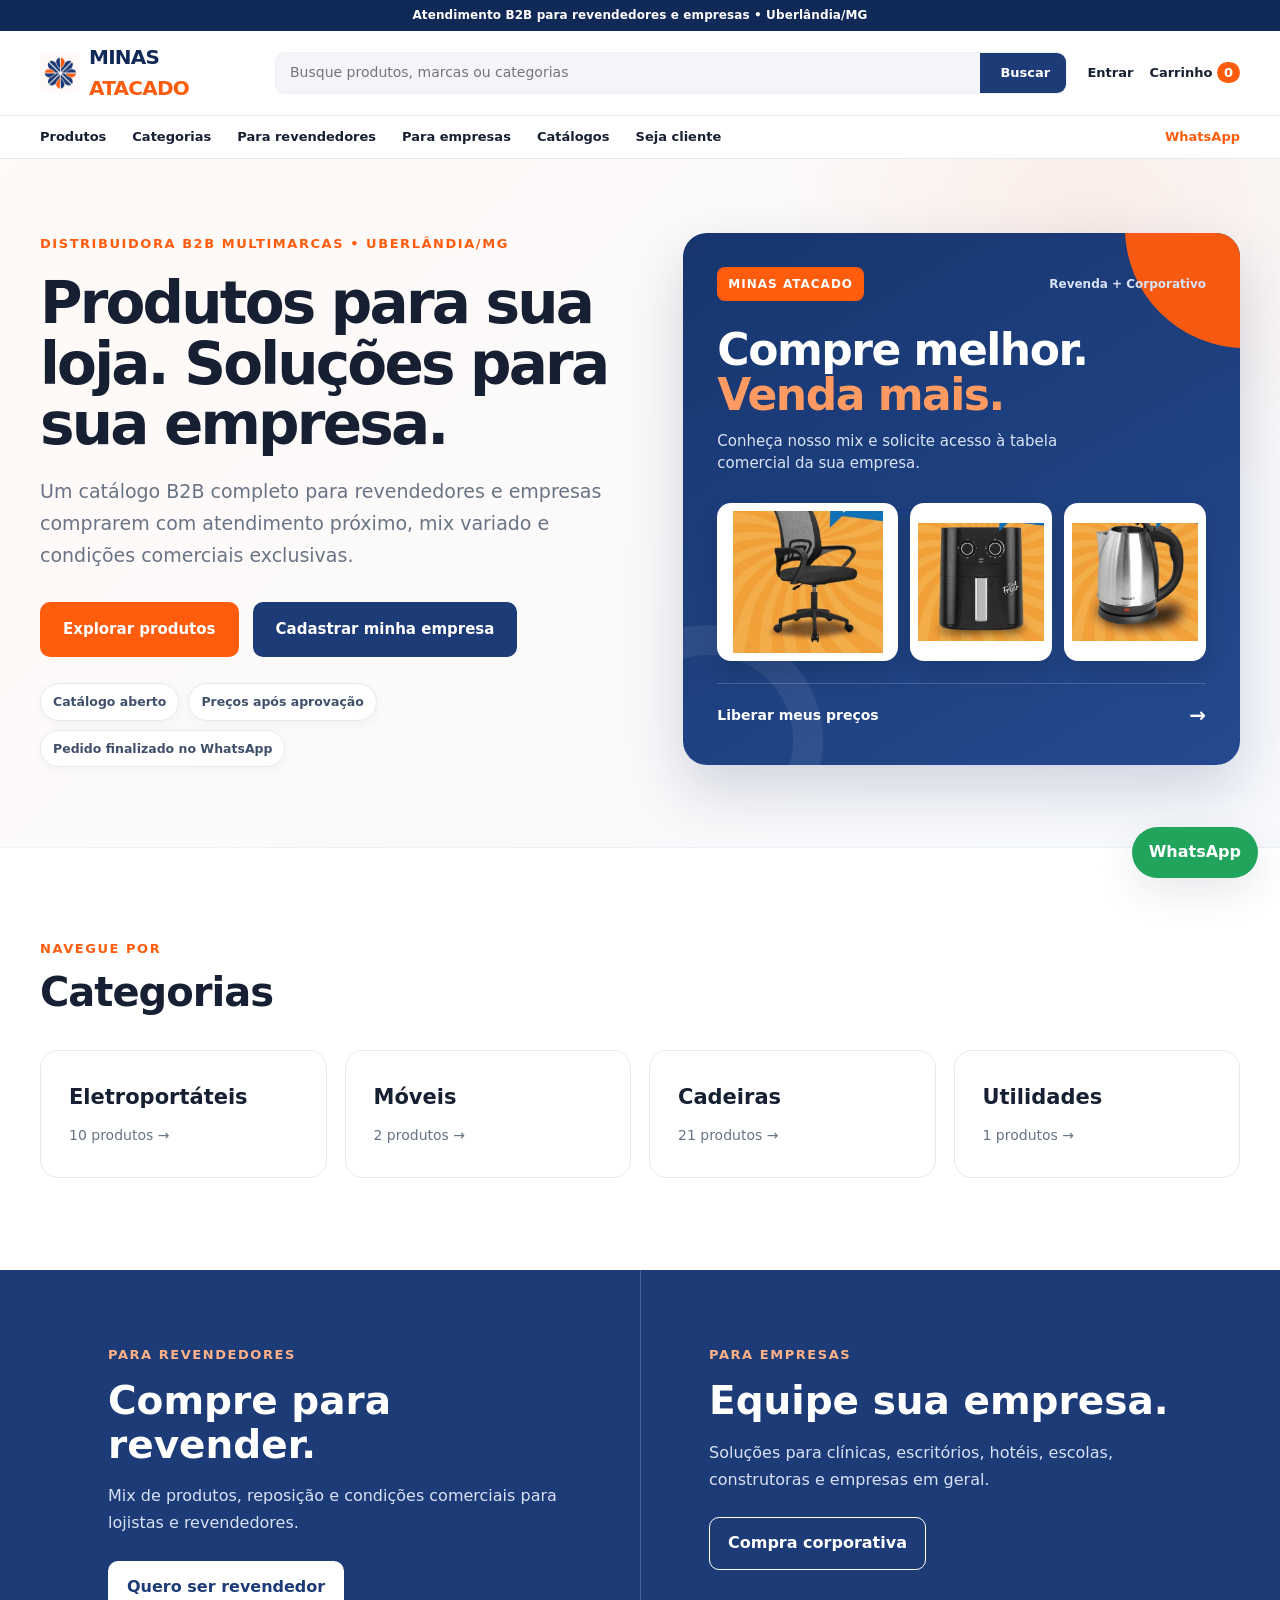
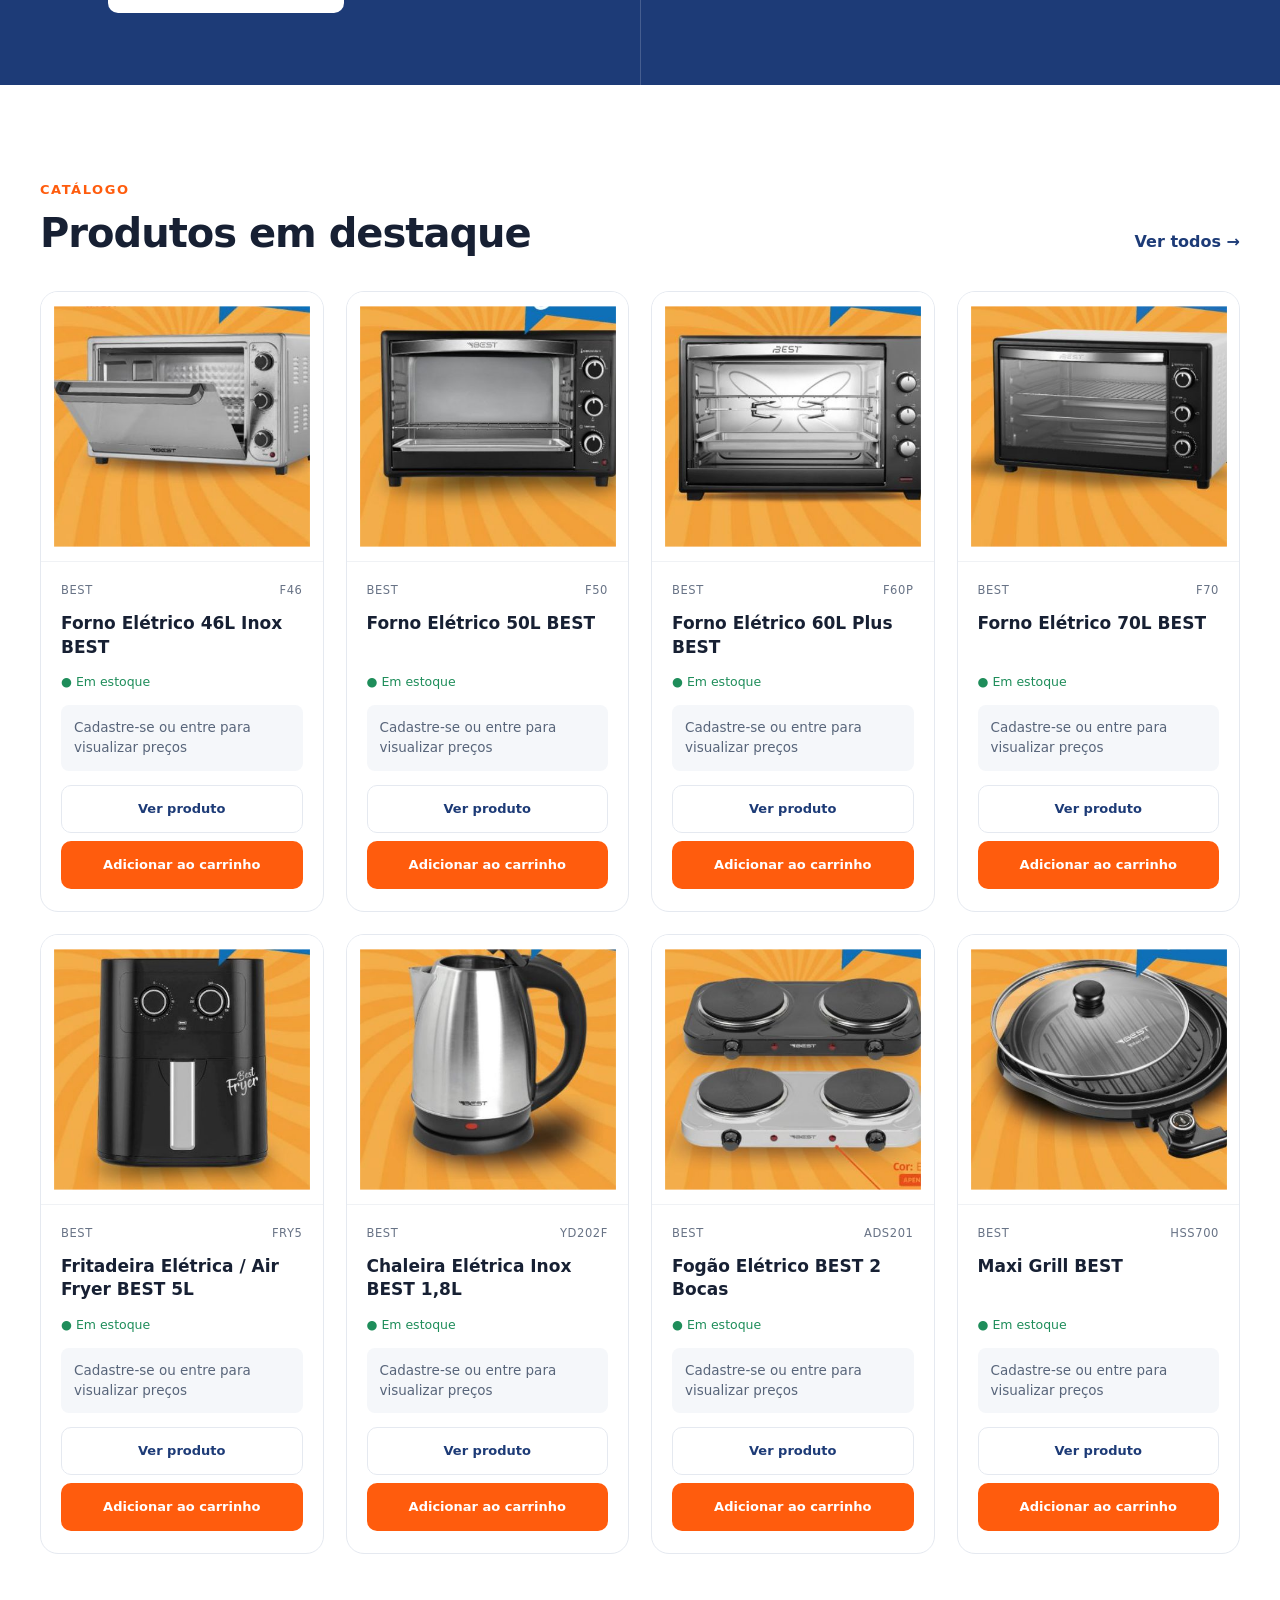
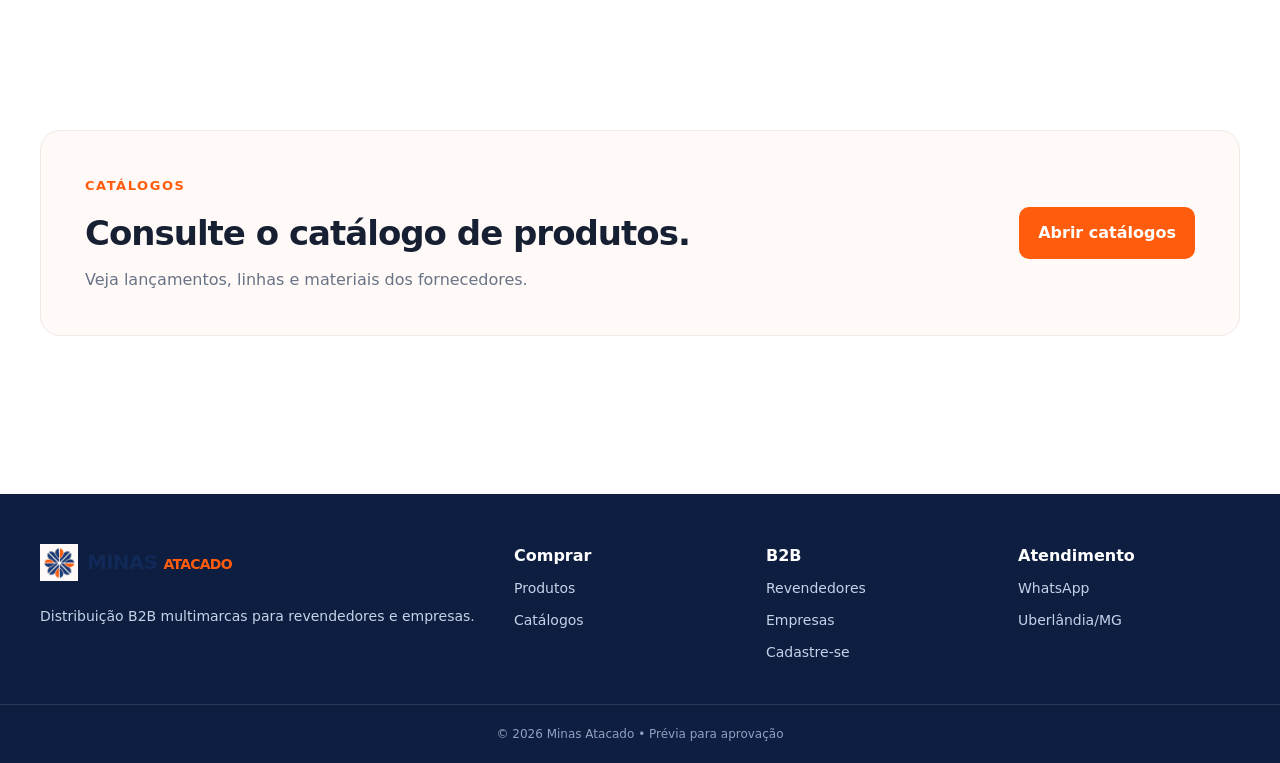
<file: index.html>
<!doctype html><html lang="pt-BR"><head><meta charset="utf-8"><meta name="viewport" content="width=device-width,initial-scale=1"><title>Minas Atacado</title><meta name="description" content="Minas Atacado - distribuidora B2B multimarcas em Uberlândia/MG para revendedores e empresas."><link rel="stylesheet" href="style.css"><link rel="stylesheet" href="static.css"></head><body><div class="topbar">Atendimento B2B para revendedores e empresas • Uberlândia/MG</div><header><div class="header-main container"><a class="brand" href="index.html"><img src="logo.png" alt="Minas Atacado"><strong>MINAS <span>ATACADO</span></strong></a><form class="search" action="produtos.html"><input name="q" placeholder="Busque produtos, marcas ou categorias"><button>Buscar</button></form><div class="header-actions"><a href="login.html">Entrar</a><a class="cartlink" href="carrinho.html">Carrinho <b data-cart-count>0</b></a></div></div><nav><div class="container navlinks"><a href="produtos.html">Produtos</a><a href="index.html#categorias">Categorias</a><a href="revendedores.html">Para revendedores</a><a href="corporativo.html">Para empresas</a><a href="catalogos.html">Catálogos</a><a href="cadastro.html">Seja cliente</a><a class="wa" target="_blank" href="https://wa.me/5534998853020">WhatsApp</a></div></nav></header><main>
<section class="hero"><div class="container hero-grid"><div class="hero-copy"><span class="eyebrow">DISTRIBUIDORA B2B MULTIMARCAS • UBERLÂNDIA/MG</span><h1>Produtos para sua loja. Soluções para sua empresa.</h1><p>Um catálogo B2B completo para revendedores e empresas comprarem com atendimento próximo, mix variado e condições comerciais exclusivas.</p><div class="hero-actions"><a class="btn primary big" href="produtos.html">Explorar produtos</a><a class="btn secondary big" href="cadastro.html">Cadastrar minha empresa</a></div><div class="trust"><span>Catálogo aberto</span><span>Preços após aprovação</span><span>Pedido finalizado no WhatsApp</span></div></div><div class="hero-showcase"><div class="showcase-head"><span class="orange-tag">MINAS ATACADO</span><span class="showcase-note">Revenda + Corporativo</span></div><div class="showcase-copy"><h2>Compre melhor.<br><span>Venda mais.</span></h2><p>Conheça nosso mix e solicite acesso à tabela comercial da sua empresa.</p></div><div class="hero-products"><div class="hero-product"><img src="product-21.jpg" alt="Cadeira para escritório"></div><div class="hero-product"><img src="product-05.jpg" alt="Air fryer"></div><div class="hero-product"><img src="product-06.jpg" alt="Chaleira elétrica"></div></div><a class="showcase-link" href="cadastro.html">Liberar meus preços <b>→</b></a></div></div></section>
<section class="container section" id="categorias"><div class="section-head"><div><span class="eyebrow">NAVEGUE POR</span><h2>Categorias</h2></div></div><div class="category-grid" data-categories></div></section>
<section class="b2b-band"><div class="container split"><div><span class="eyebrow light">PARA REVENDEDORES</span><h2>Compre para revender.</h2><p>Mix de produtos, reposição e condições comerciais para lojistas e revendedores.</p><a class="btn white" href="revendedores.html">Quero ser revendedor</a></div><div><span class="eyebrow light">PARA EMPRESAS</span><h2>Equipe sua empresa.</h2><p>Soluções para clínicas, escritórios, hotéis, escolas, construtoras e empresas em geral.</p><a class="btn outline-white" href="corporativo.html">Compra corporativa</a></div></div></section>
<section class="container section" id="produtos"><div class="section-head"><div><span class="eyebrow">CATÁLOGO</span><h2>Produtos em destaque</h2></div><a class="text-link" href="produtos.html">Ver todos →</a></div><div class="product-grid" data-product-grid data-limit="8"></div></section>
<section class="container section"><div class="catalog-banner"><div><span class="eyebrow">CATÁLOGOS</span><h2>Consulte o catálogo de produtos.</h2><p>Veja lançamentos, linhas e materiais dos fornecedores.</p></div><a class="btn primary" href="catalogos.html">Abrir catálogos</a></div></section></main><footer><div class="container footergrid"><div><div class="brand foot"><img src="logo.png" alt=""><strong>MINAS <span>ATACADO</span></strong></div><p>Distribuição B2B multimarcas para revendedores e empresas.</p></div><div><b>Comprar</b><a href="produtos.html">Produtos</a><a href="catalogos.html">Catálogos</a></div><div><b>B2B</b><a href="revendedores.html">Revendedores</a><a href="corporativo.html">Empresas</a><a href="cadastro.html">Cadastre-se</a></div><div><b>Atendimento</b><a target="_blank" href="https://wa.me/5534998853020">WhatsApp</a><span>Uberlândia/MG</span></div></div><div class="copyright">© 2026 Minas Atacado • Prévia para aprovação</div></footer><a class="floating-wa" target="_blank" href="https://wa.me/5534998853020">WhatsApp</a><script src="products.js"></script><script src="static.js"></script></body></html>
</file>
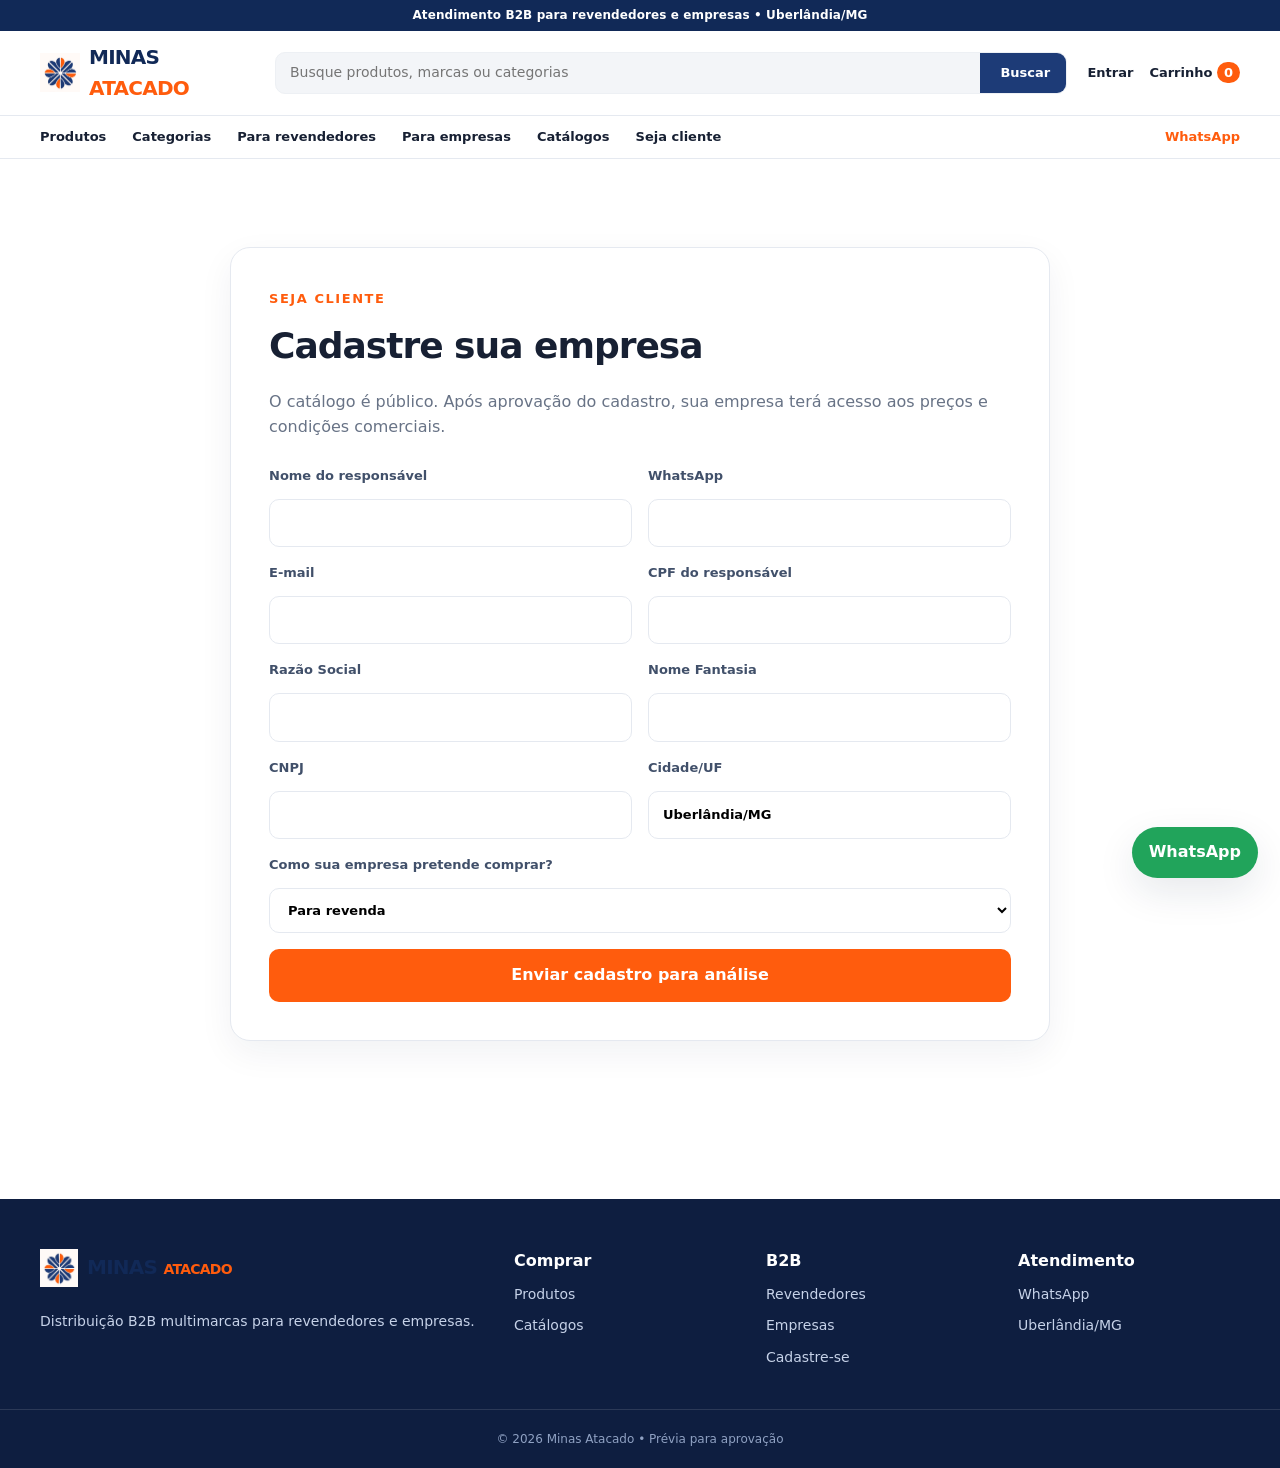
<file: cadastro.html>
<!doctype html><html lang="pt-BR"><head><meta charset="utf-8"><meta name="viewport" content="width=device-width,initial-scale=1"><title>Cadastro | Minas Atacado</title><meta name="description" content="Minas Atacado - distribuidora B2B multimarcas em Uberlândia/MG para revendedores e empresas."><link rel="stylesheet" href="style.css"><link rel="stylesheet" href="static.css"></head><body><div class="topbar">Atendimento B2B para revendedores e empresas • Uberlândia/MG</div><header><div class="header-main container"><a class="brand" href="index.html"><img src="logo.png" alt="Minas Atacado"><strong>MINAS <span>ATACADO</span></strong></a><form class="search" action="produtos.html"><input name="q" placeholder="Busque produtos, marcas ou categorias"><button>Buscar</button></form><div class="header-actions"><a href="login.html">Entrar</a><a class="cartlink" href="carrinho.html">Carrinho <b data-cart-count>0</b></a></div></div><nav><div class="container navlinks"><a href="produtos.html">Produtos</a><a href="index.html#categorias">Categorias</a><a href="revendedores.html">Para revendedores</a><a href="corporativo.html">Para empresas</a><a href="catalogos.html">Catálogos</a><a href="cadastro.html">Seja cliente</a><a class="wa" target="_blank" href="https://wa.me/5534998853020">WhatsApp</a></div></nav></header><main><section class="container section"><div class="auth-card wide-auth"><span class="eyebrow">SEJA CLIENTE</span><h1>Cadastre sua empresa</h1><p>O catálogo é público. Após aprovação do cadastro, sua empresa terá acesso aos preços e condições comerciais.</p><form class="form two" data-demo-form><label>Nome do responsável<input required></label><label>WhatsApp<input required></label><label>E-mail<input type="email" required></label><label>CPF do responsável<input></label><label>Razão Social<input required></label><label>Nome Fantasia<input></label><label>CNPJ<input required></label><label>Cidade/UF<input value="Uberlândia/MG"></label><label class="wide">Como sua empresa pretende comprar?<select id="customerType"><option value="reseller">Para revenda</option><option value="corporate">Para uso da minha empresa</option></select></label><button class="btn primary wide" type="submit">Enviar cadastro para análise</button></form><div class="demo-success" hidden><b>Cadastro recebido!</b><br>Esta é uma prévia visual. Na versão final, o cadastro será salvo e passará por aprovação antes de liberar preços.</div></div></section></main><footer><div class="container footergrid"><div><div class="brand foot"><img src="logo.png" alt=""><strong>MINAS <span>ATACADO</span></strong></div><p>Distribuição B2B multimarcas para revendedores e empresas.</p></div><div><b>Comprar</b><a href="produtos.html">Produtos</a><a href="catalogos.html">Catálogos</a></div><div><b>B2B</b><a href="revendedores.html">Revendedores</a><a href="corporativo.html">Empresas</a><a href="cadastro.html">Cadastre-se</a></div><div><b>Atendimento</b><a target="_blank" href="https://wa.me/5534998853020">WhatsApp</a><span>Uberlândia/MG</span></div></div><div class="copyright">© 2026 Minas Atacado • Prévia para aprovação</div></footer><a class="floating-wa" target="_blank" href="https://wa.me/5534998853020">WhatsApp</a><script src="products.js"></script><script src="static.js"></script></body></html>
</file>
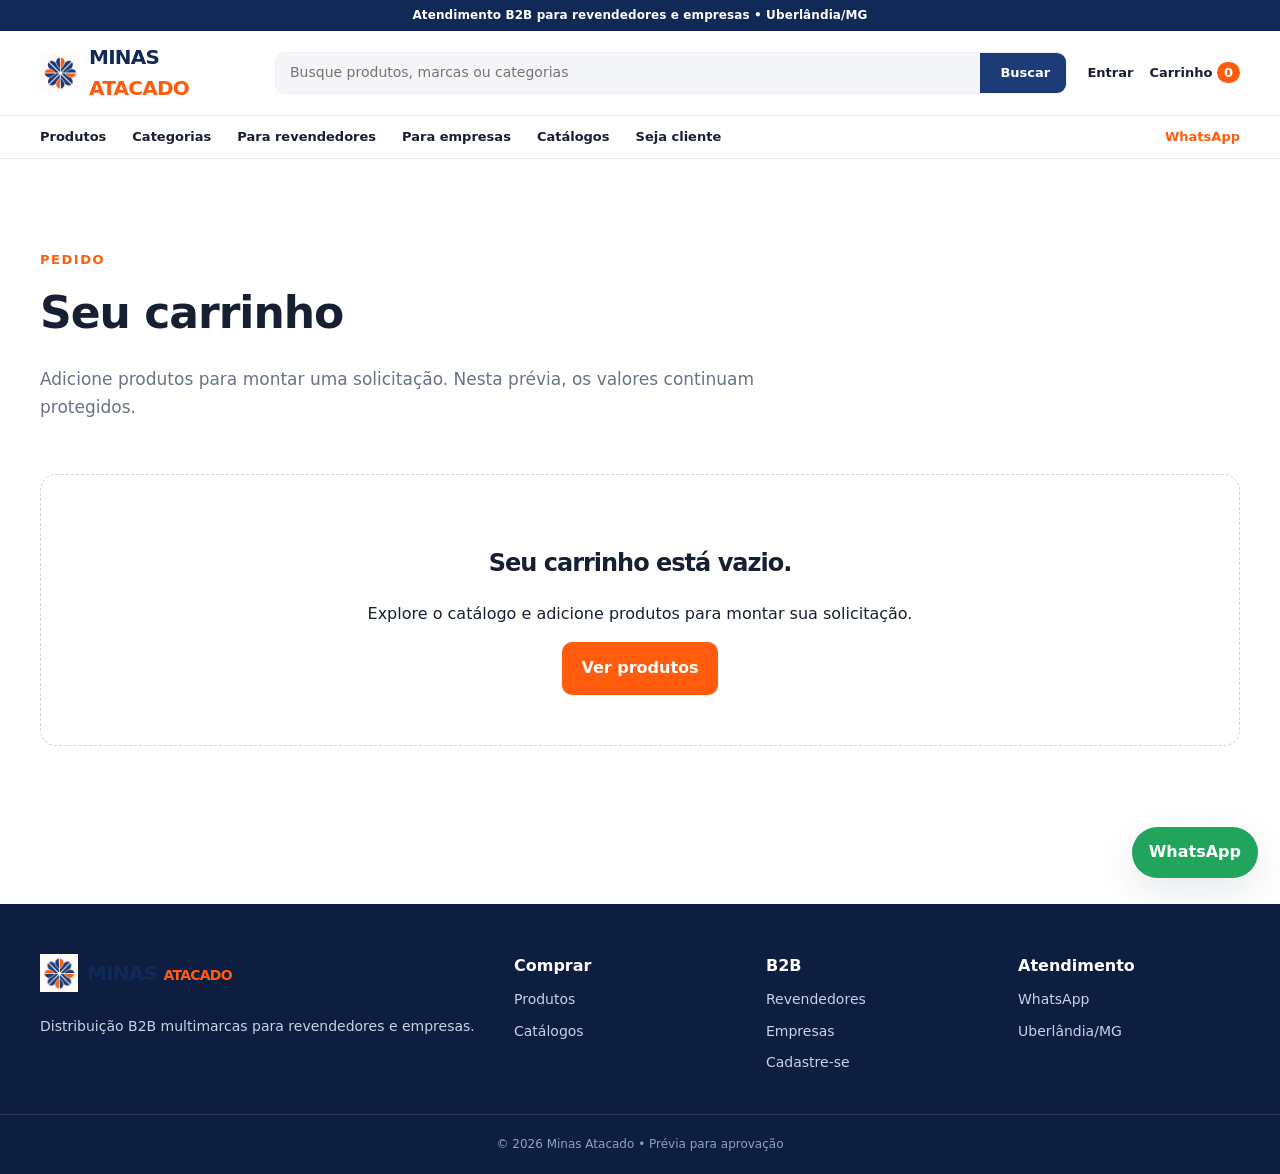
<file: carrinho.html>
<!doctype html><html lang="pt-BR"><head><meta charset="utf-8"><meta name="viewport" content="width=device-width,initial-scale=1"><title>Carrinho | Minas Atacado</title><meta name="description" content="Minas Atacado - distribuidora B2B multimarcas em Uberlândia/MG para revendedores e empresas."><link rel="stylesheet" href="style.css"><link rel="stylesheet" href="static.css"></head><body><div class="topbar">Atendimento B2B para revendedores e empresas • Uberlândia/MG</div><header><div class="header-main container"><a class="brand" href="index.html"><img src="logo.png" alt="Minas Atacado"><strong>MINAS <span>ATACADO</span></strong></a><form class="search" action="produtos.html"><input name="q" placeholder="Busque produtos, marcas ou categorias"><button>Buscar</button></form><div class="header-actions"><a href="login.html">Entrar</a><a class="cartlink" href="carrinho.html">Carrinho <b data-cart-count>0</b></a></div></div><nav><div class="container navlinks"><a href="produtos.html">Produtos</a><a href="index.html#categorias">Categorias</a><a href="revendedores.html">Para revendedores</a><a href="corporativo.html">Para empresas</a><a href="catalogos.html">Catálogos</a><a href="cadastro.html">Seja cliente</a><a class="wa" target="_blank" href="https://wa.me/5534998853020">WhatsApp</a></div></nav></header><main><section class="container section"><div class="section-head"><div><span class="eyebrow">PEDIDO</span><h1>Seu carrinho</h1><p class="lead">Adicione produtos para montar uma solicitação. Nesta prévia, os valores continuam protegidos.</p></div></div><div data-cart-view></div></section></main><footer><div class="container footergrid"><div><div class="brand foot"><img src="logo.png" alt=""><strong>MINAS <span>ATACADO</span></strong></div><p>Distribuição B2B multimarcas para revendedores e empresas.</p></div><div><b>Comprar</b><a href="produtos.html">Produtos</a><a href="catalogos.html">Catálogos</a></div><div><b>B2B</b><a href="revendedores.html">Revendedores</a><a href="corporativo.html">Empresas</a><a href="cadastro.html">Cadastre-se</a></div><div><b>Atendimento</b><a target="_blank" href="https://wa.me/5534998853020">WhatsApp</a><span>Uberlândia/MG</span></div></div><div class="copyright">© 2026 Minas Atacado • Prévia para aprovação</div></footer><a class="floating-wa" target="_blank" href="https://wa.me/5534998853020">WhatsApp</a><script src="products.js"></script><script src="static.js"></script></body></html>
</file>
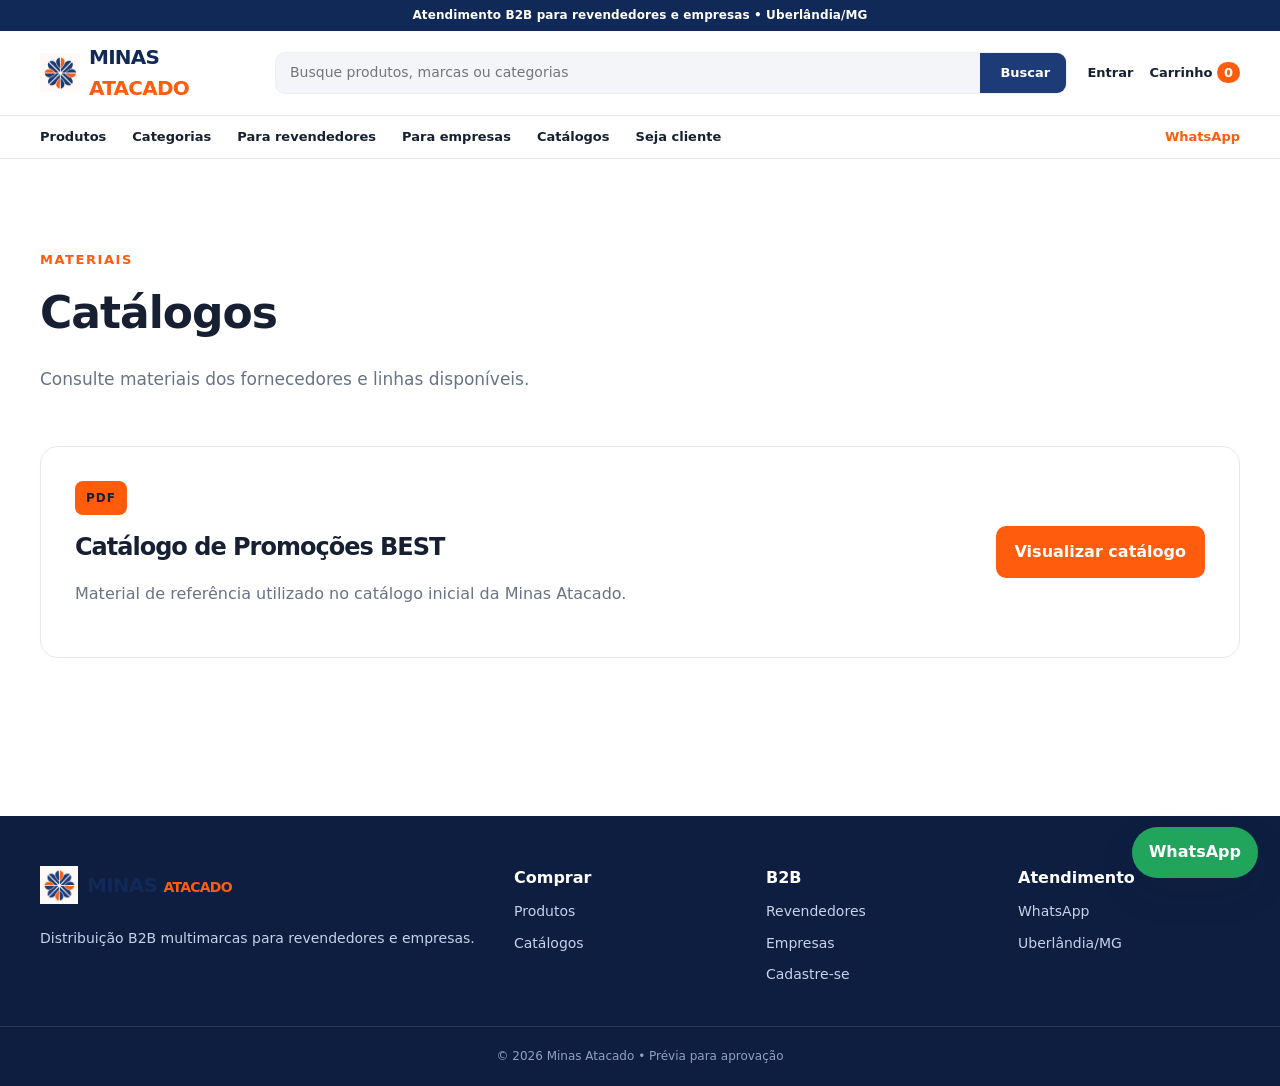
<file: catalogos.html>
<!doctype html><html lang="pt-BR"><head><meta charset="utf-8"><meta name="viewport" content="width=device-width,initial-scale=1"><title>Catálogos | Minas Atacado</title><meta name="description" content="Minas Atacado - distribuidora B2B multimarcas em Uberlândia/MG para revendedores e empresas."><link rel="stylesheet" href="style.css"><link rel="stylesheet" href="static.css"></head><body><div class="topbar">Atendimento B2B para revendedores e empresas • Uberlândia/MG</div><header><div class="header-main container"><a class="brand" href="index.html"><img src="logo.png" alt="Minas Atacado"><strong>MINAS <span>ATACADO</span></strong></a><form class="search" action="produtos.html"><input name="q" placeholder="Busque produtos, marcas ou categorias"><button>Buscar</button></form><div class="header-actions"><a href="login.html">Entrar</a><a class="cartlink" href="carrinho.html">Carrinho <b data-cart-count>0</b></a></div></div><nav><div class="container navlinks"><a href="produtos.html">Produtos</a><a href="index.html#categorias">Categorias</a><a href="revendedores.html">Para revendedores</a><a href="corporativo.html">Para empresas</a><a href="catalogos.html">Catálogos</a><a href="cadastro.html">Seja cliente</a><a class="wa" target="_blank" href="https://wa.me/5534998853020">WhatsApp</a></div></nav></header><main><section class="container section"><div class="section-head"><div><span class="eyebrow">MATERIAIS</span><h1>Catálogos</h1><p class="lead">Consulte materiais dos fornecedores e linhas disponíveis.</p></div></div><div class="catalog-card"><div><span class="orange-tag">PDF</span><h2>Catálogo de Promoções BEST</h2><p>Material de referência utilizado no catálogo inicial da Minas Atacado.</p></div><a class="btn primary" href="catalogo-best-promocoes.pdf" target="_blank">Visualizar catálogo</a></div></section></main><footer><div class="container footergrid"><div><div class="brand foot"><img src="logo.png" alt=""><strong>MINAS <span>ATACADO</span></strong></div><p>Distribuição B2B multimarcas para revendedores e empresas.</p></div><div><b>Comprar</b><a href="produtos.html">Produtos</a><a href="catalogos.html">Catálogos</a></div><div><b>B2B</b><a href="revendedores.html">Revendedores</a><a href="corporativo.html">Empresas</a><a href="cadastro.html">Cadastre-se</a></div><div><b>Atendimento</b><a target="_blank" href="https://wa.me/5534998853020">WhatsApp</a><span>Uberlândia/MG</span></div></div><div class="copyright">© 2026 Minas Atacado • Prévia para aprovação</div></footer><a class="floating-wa" target="_blank" href="https://wa.me/5534998853020">WhatsApp</a><script src="products.js"></script><script src="static.js"></script></body></html>
</file>
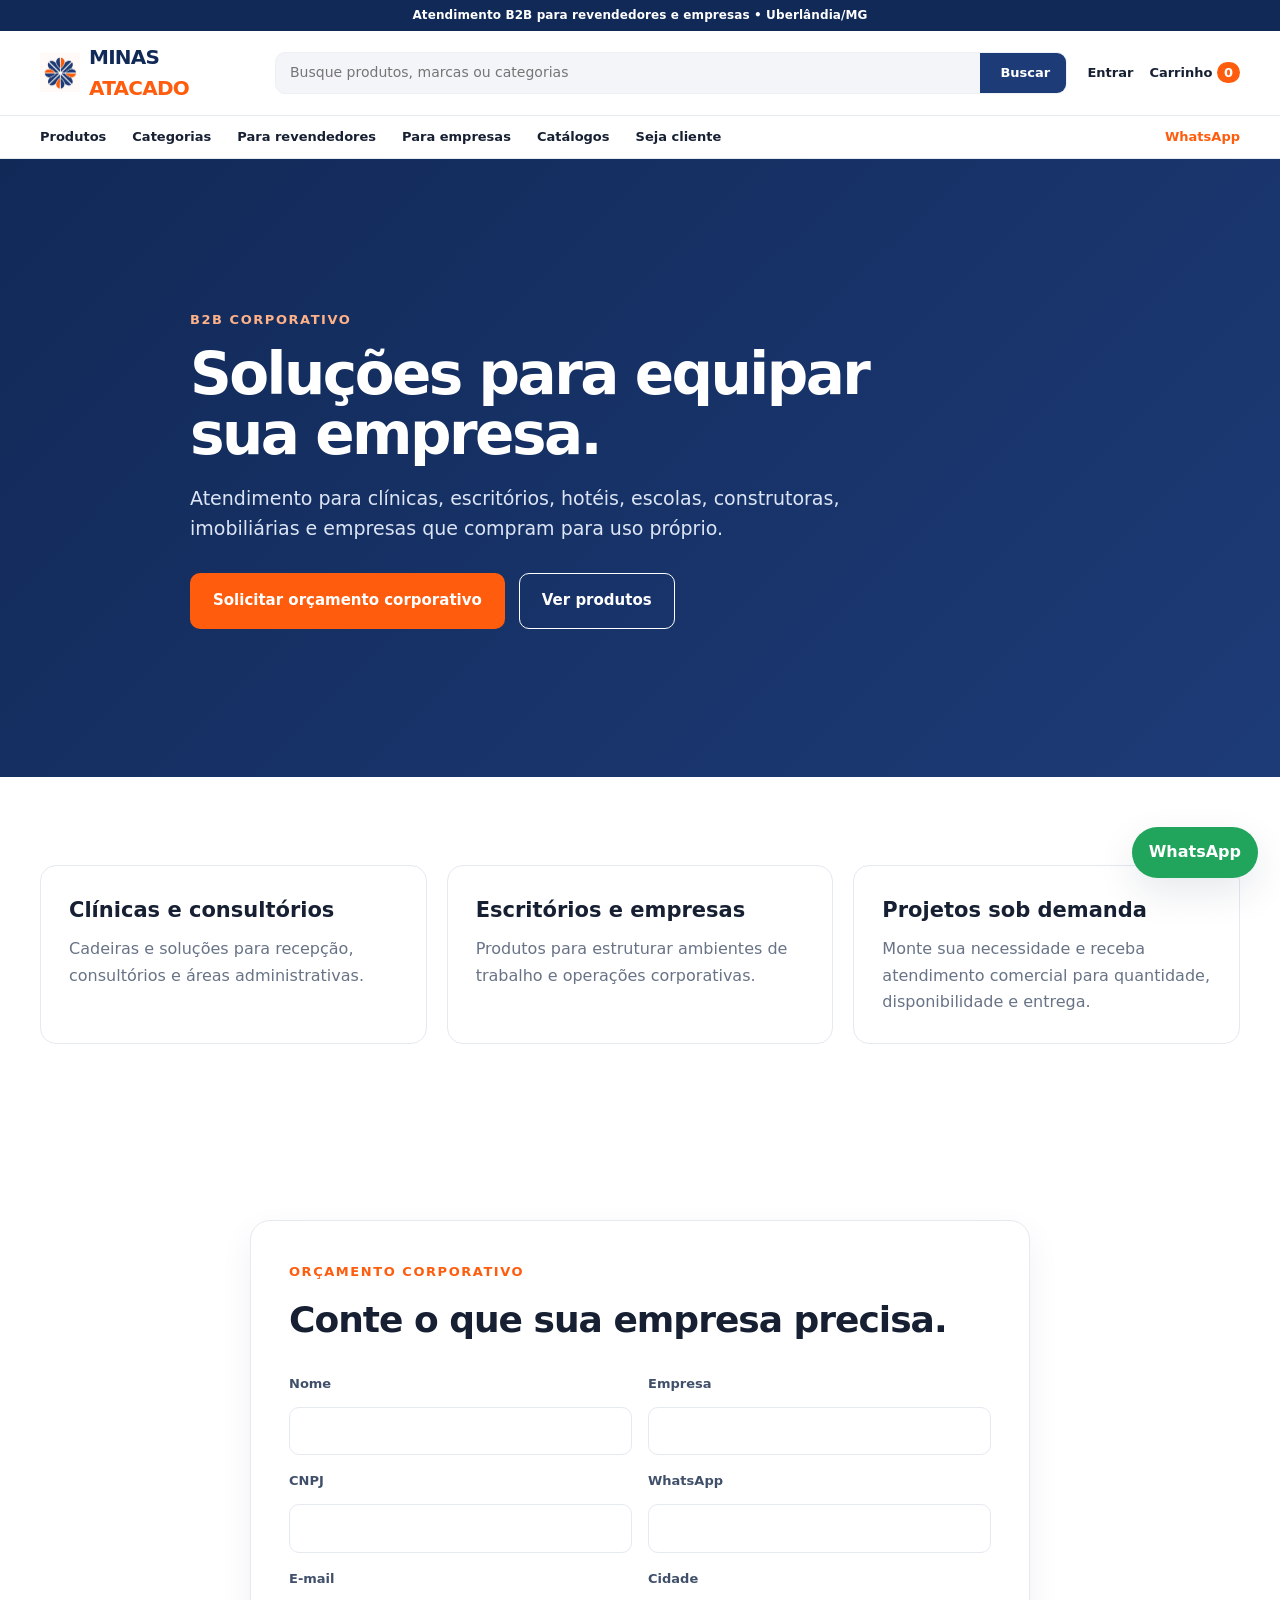
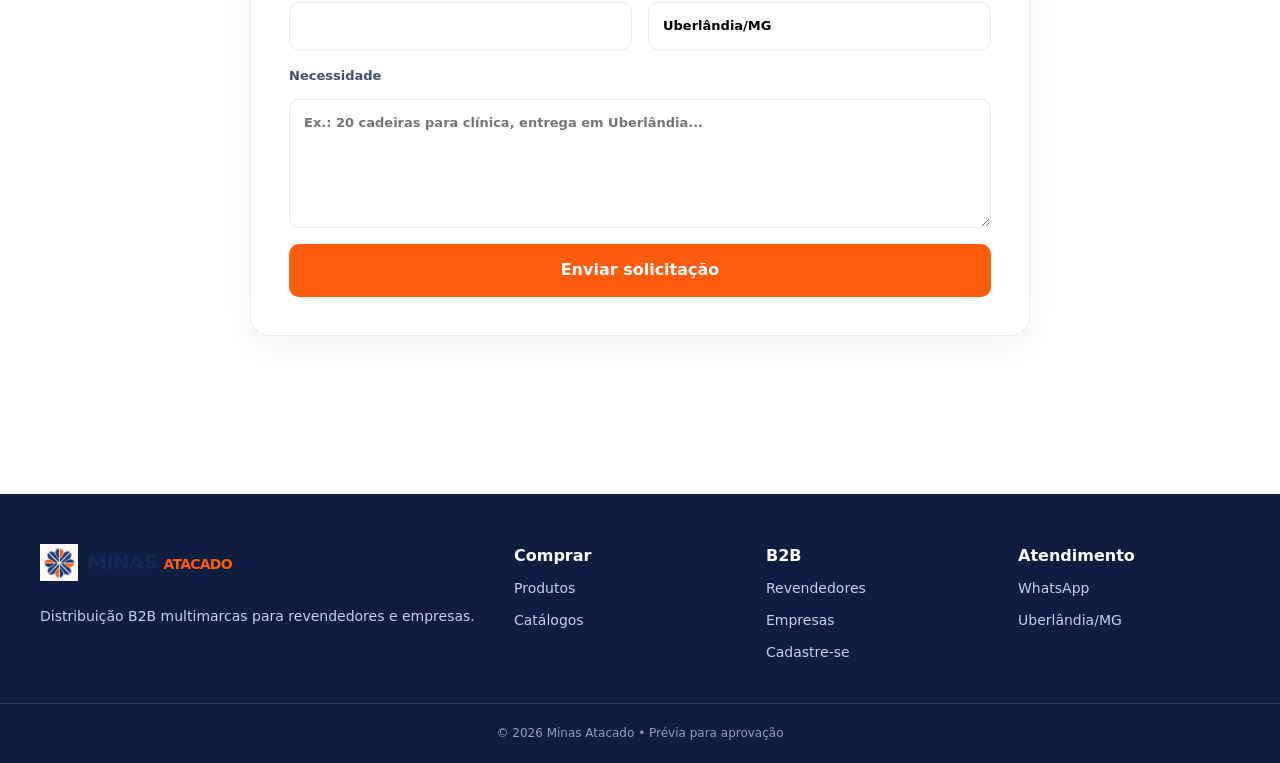
<file: corporativo.html>
<!doctype html><html lang="pt-BR"><head><meta charset="utf-8"><meta name="viewport" content="width=device-width,initial-scale=1"><title>Para Empresas | Minas Atacado</title><meta name="description" content="Minas Atacado - distribuidora B2B multimarcas em Uberlândia/MG para revendedores e empresas."><link rel="stylesheet" href="style.css"><link rel="stylesheet" href="static.css"></head><body><div class="topbar">Atendimento B2B para revendedores e empresas • Uberlândia/MG</div><header><div class="header-main container"><a class="brand" href="index.html"><img src="logo.png" alt="Minas Atacado"><strong>MINAS <span>ATACADO</span></strong></a><form class="search" action="produtos.html"><input name="q" placeholder="Busque produtos, marcas ou categorias"><button>Buscar</button></form><div class="header-actions"><a href="login.html">Entrar</a><a class="cartlink" href="carrinho.html">Carrinho <b data-cart-count>0</b></a></div></div><nav><div class="container navlinks"><a href="produtos.html">Produtos</a><a href="index.html#categorias">Categorias</a><a href="revendedores.html">Para revendedores</a><a href="corporativo.html">Para empresas</a><a href="catalogos.html">Catálogos</a><a href="cadastro.html">Seja cliente</a><a class="wa" target="_blank" href="https://wa.me/5534998853020">WhatsApp</a></div></nav></header><main><section class="landing-blue"><div class="container narrow"><span class="eyebrow light">B2B CORPORATIVO</span><h1>Soluções para equipar sua empresa.</h1><p>Atendimento para clínicas, escritórios, hotéis, escolas, construtoras, imobiliárias e empresas que compram para uso próprio.</p><div class="hero-actions"><a class="btn primary big" href="#orcamento">Solicitar orçamento corporativo</a><a class="btn outline-white big" href="produtos.html">Ver produtos</a></div></div></section><section class="container section"><div class="feature-grid"><div class="feature-card"><h3>Clínicas e consultórios</h3><p>Cadeiras e soluções para recepção, consultórios e áreas administrativas.</p></div><div class="feature-card"><h3>Escritórios e empresas</h3><p>Produtos para estruturar ambientes de trabalho e operações corporativas.</p></div><div class="feature-card"><h3>Projetos sob demanda</h3><p>Monte sua necessidade e receba atendimento comercial para quantidade, disponibilidade e entrega.</p></div></div></section><section class="container section" id="orcamento"><div class="form-card"><span class="eyebrow">ORÇAMENTO CORPORATIVO</span><h2>Conte o que sua empresa precisa.</h2><form class="form two" data-demo-form><label>Nome<input required></label><label>Empresa<input required></label><label>CNPJ<input></label><label>WhatsApp<input required></label><label>E-mail<input type="email"></label><label>Cidade<input value="Uberlândia/MG"></label><label class="wide">Necessidade<textarea rows="5" placeholder="Ex.: 20 cadeiras para clínica, entrega em Uberlândia..."></textarea></label><button class="btn primary wide" type="submit">Enviar solicitação</button></form><div class="demo-success" hidden>Solicitação registrada nesta prévia. Na versão final, o lead será salvo e poderá seguir para o WhatsApp.</div></div></section></main><footer><div class="container footergrid"><div><div class="brand foot"><img src="logo.png" alt=""><strong>MINAS <span>ATACADO</span></strong></div><p>Distribuição B2B multimarcas para revendedores e empresas.</p></div><div><b>Comprar</b><a href="produtos.html">Produtos</a><a href="catalogos.html">Catálogos</a></div><div><b>B2B</b><a href="revendedores.html">Revendedores</a><a href="corporativo.html">Empresas</a><a href="cadastro.html">Cadastre-se</a></div><div><b>Atendimento</b><a target="_blank" href="https://wa.me/5534998853020">WhatsApp</a><span>Uberlândia/MG</span></div></div><div class="copyright">© 2026 Minas Atacado • Prévia para aprovação</div></footer><a class="floating-wa" target="_blank" href="https://wa.me/5534998853020">WhatsApp</a><script src="products.js"></script><script src="static.js"></script></body></html>
</file>
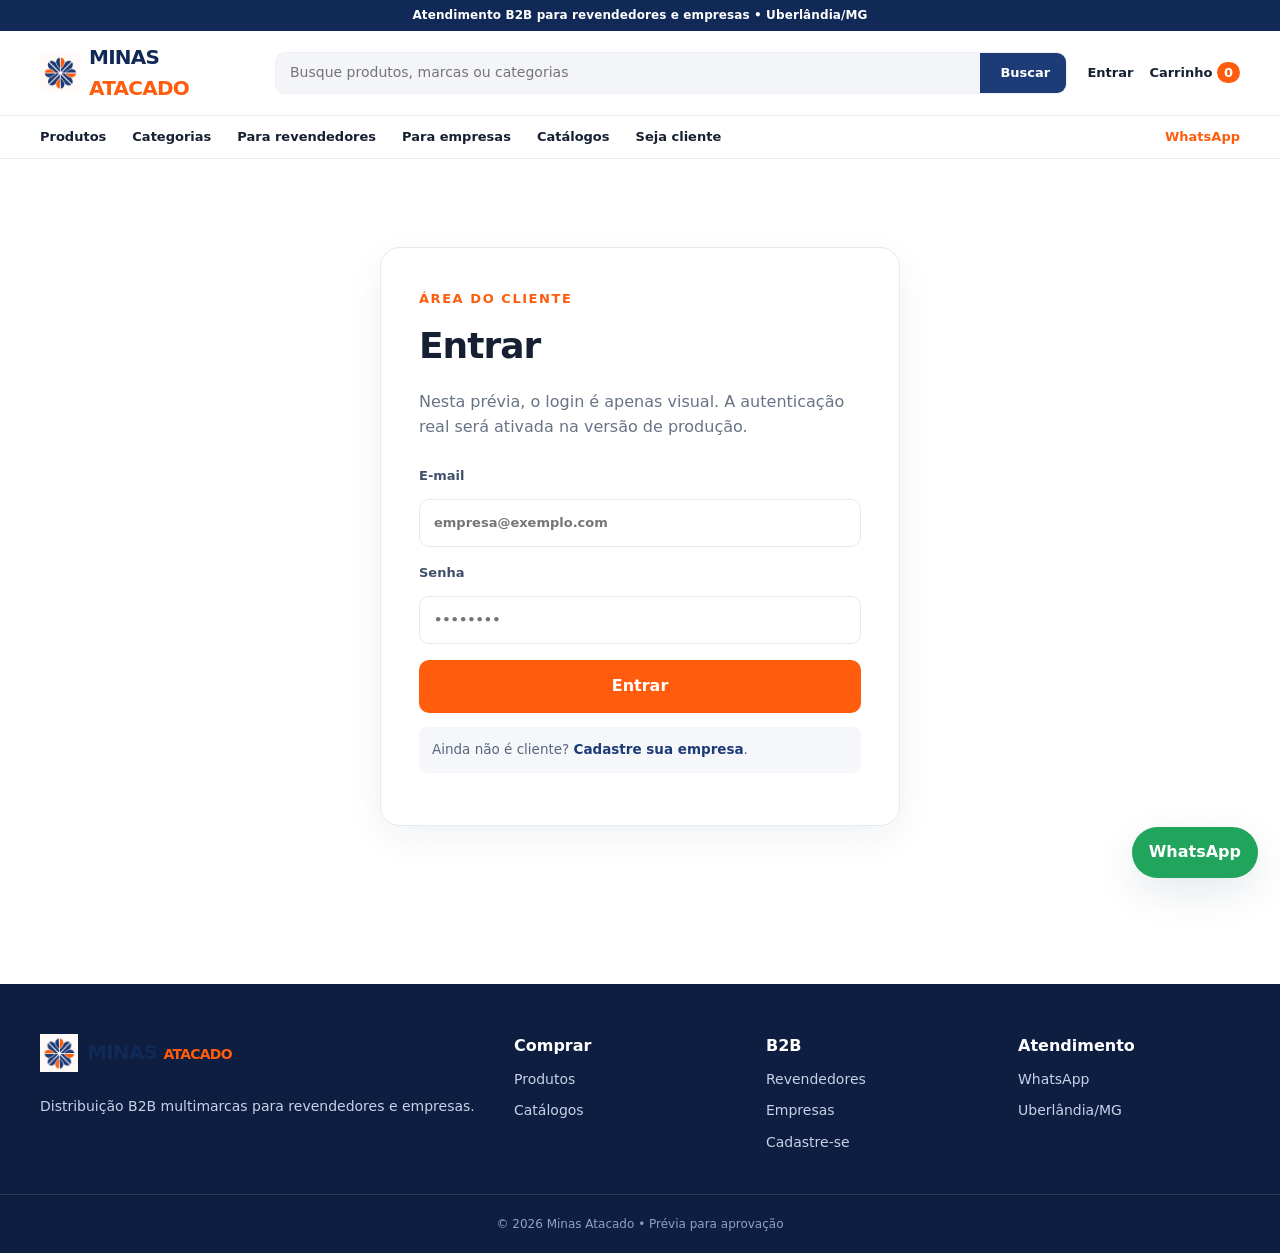
<file: login.html>
<!doctype html><html lang="pt-BR"><head><meta charset="utf-8"><meta name="viewport" content="width=device-width,initial-scale=1"><title>Entrar | Minas Atacado</title><meta name="description" content="Minas Atacado - distribuidora B2B multimarcas em Uberlândia/MG para revendedores e empresas."><link rel="stylesheet" href="style.css"><link rel="stylesheet" href="static.css"></head><body><div class="topbar">Atendimento B2B para revendedores e empresas • Uberlândia/MG</div><header><div class="header-main container"><a class="brand" href="index.html"><img src="logo.png" alt="Minas Atacado"><strong>MINAS <span>ATACADO</span></strong></a><form class="search" action="produtos.html"><input name="q" placeholder="Busque produtos, marcas ou categorias"><button>Buscar</button></form><div class="header-actions"><a href="login.html">Entrar</a><a class="cartlink" href="carrinho.html">Carrinho <b data-cart-count>0</b></a></div></div><nav><div class="container navlinks"><a href="produtos.html">Produtos</a><a href="index.html#categorias">Categorias</a><a href="revendedores.html">Para revendedores</a><a href="corporativo.html">Para empresas</a><a href="catalogos.html">Catálogos</a><a href="cadastro.html">Seja cliente</a><a class="wa" target="_blank" href="https://wa.me/5534998853020">WhatsApp</a></div></nav></header><main><section class="container section"><div class="auth-card"><span class="eyebrow">ÁREA DO CLIENTE</span><h1>Entrar</h1><p>Nesta prévia, o login é apenas visual. A autenticação real será ativada na versão de produção.</p><form class="form" data-demo-login><label>E-mail<input type="email" required placeholder="empresa@exemplo.com"></label><label>Senha<input type="password" required placeholder="••••••••"></label><button class="btn primary full">Entrar</button></form><div class="locked preview-note">Ainda não é cliente? <a href="cadastro.html"><b>Cadastre sua empresa</b></a>.</div></div></section></main><footer><div class="container footergrid"><div><div class="brand foot"><img src="logo.png" alt=""><strong>MINAS <span>ATACADO</span></strong></div><p>Distribuição B2B multimarcas para revendedores e empresas.</p></div><div><b>Comprar</b><a href="produtos.html">Produtos</a><a href="catalogos.html">Catálogos</a></div><div><b>B2B</b><a href="revendedores.html">Revendedores</a><a href="corporativo.html">Empresas</a><a href="cadastro.html">Cadastre-se</a></div><div><b>Atendimento</b><a target="_blank" href="https://wa.me/5534998853020">WhatsApp</a><span>Uberlândia/MG</span></div></div><div class="copyright">© 2026 Minas Atacado • Prévia para aprovação</div></footer><a class="floating-wa" target="_blank" href="https://wa.me/5534998853020">WhatsApp</a><script src="products.js"></script><script src="static.js"></script></body></html>
</file>
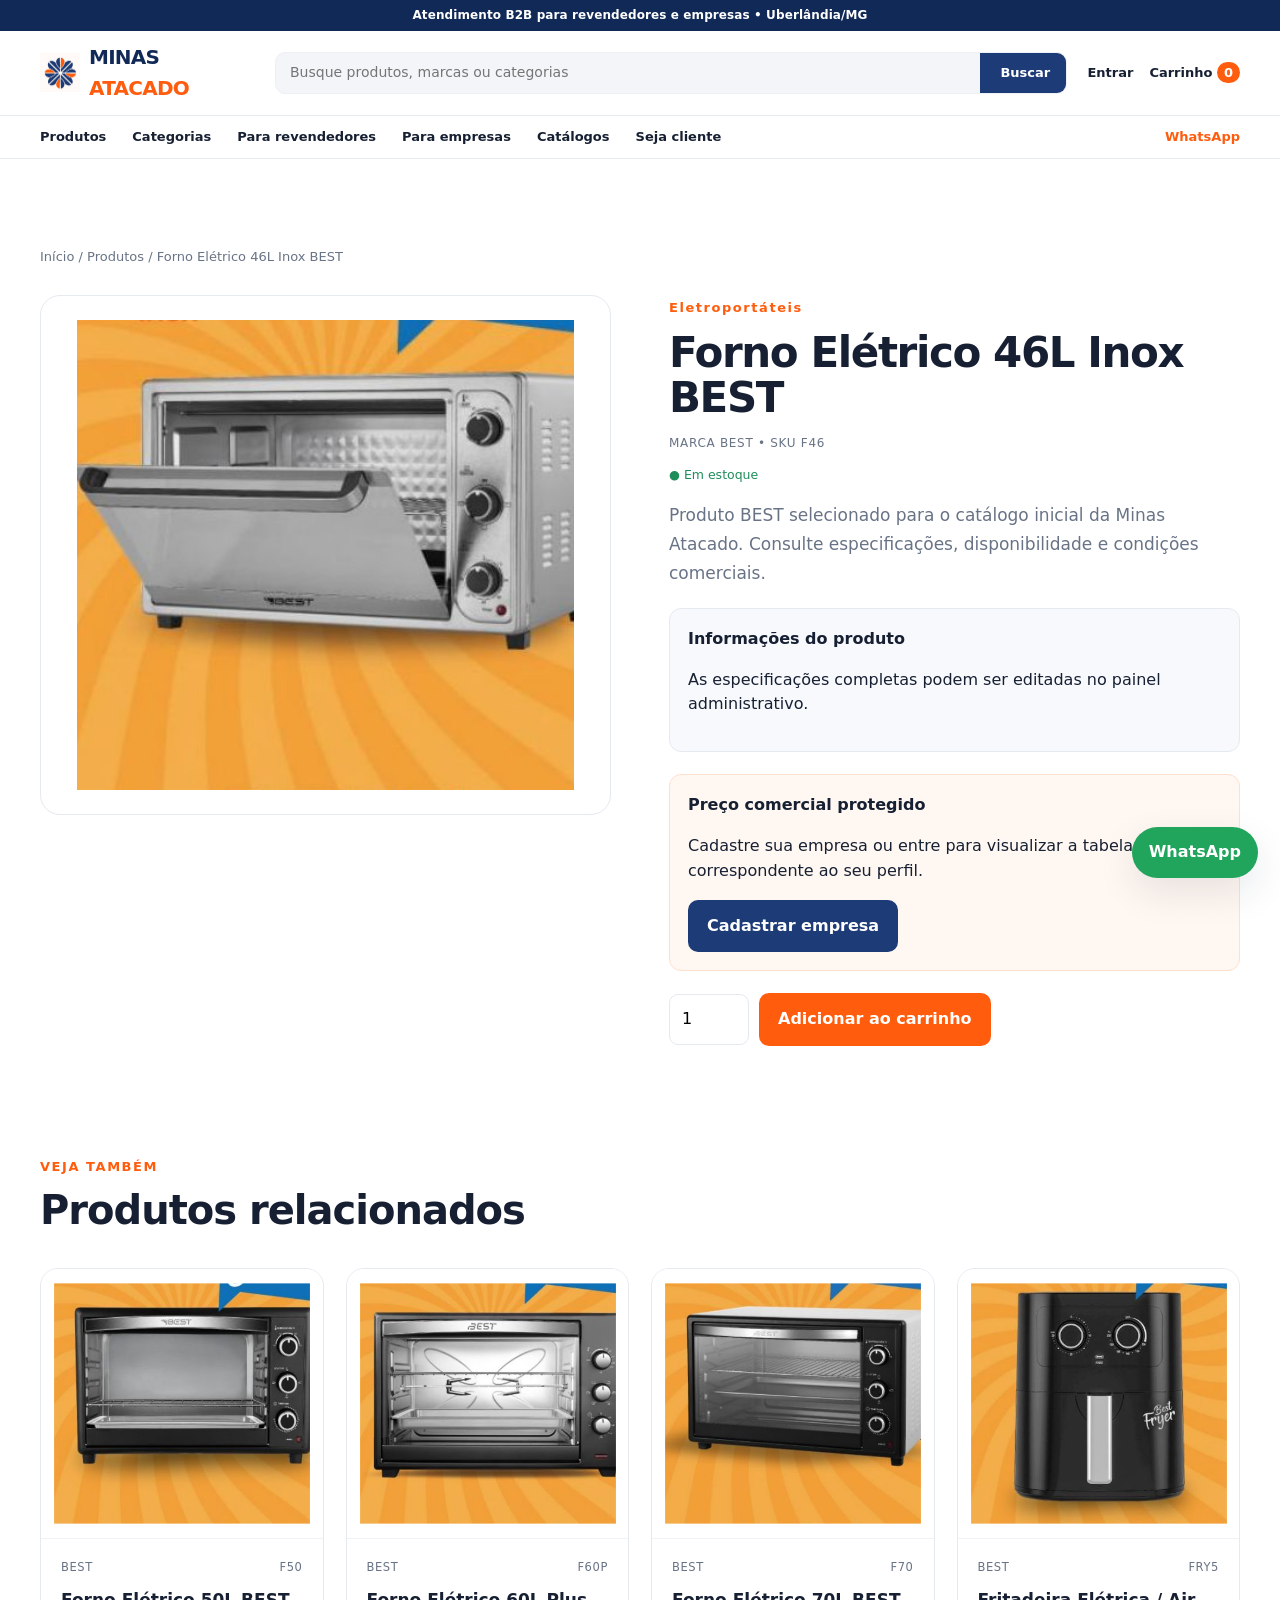
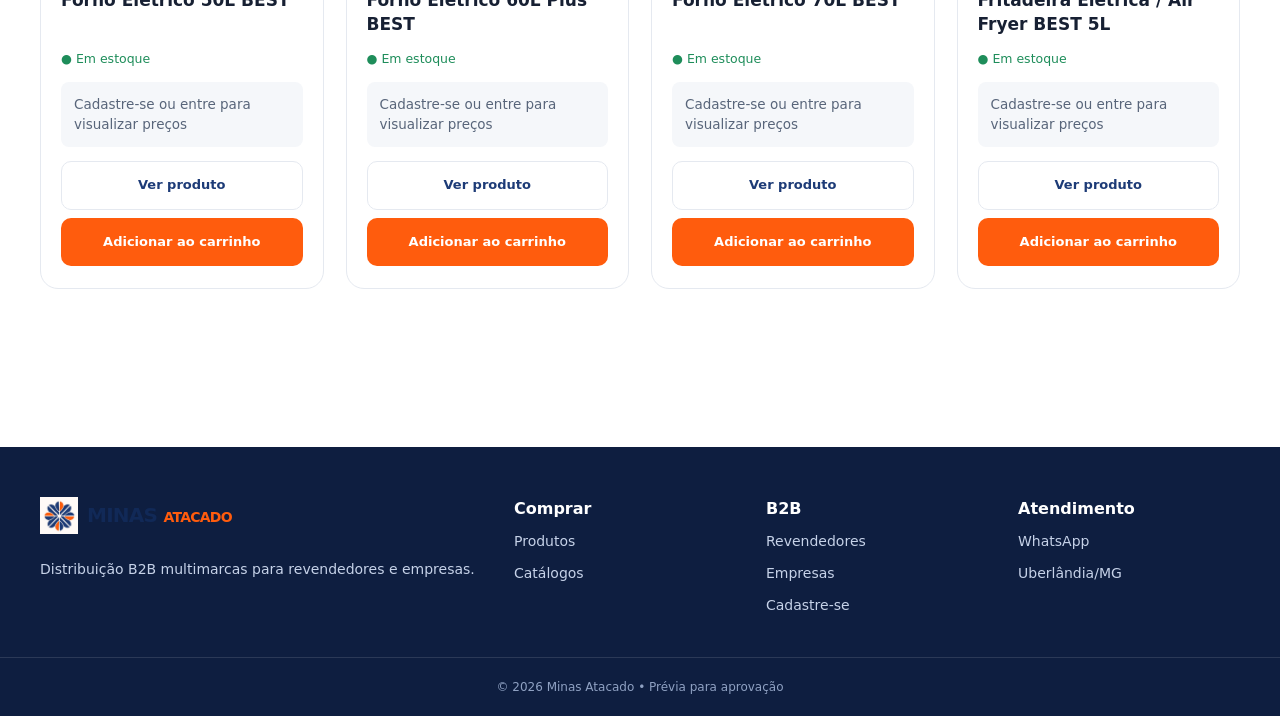
<file: produto.html>
<!doctype html><html lang="pt-BR"><head><meta charset="utf-8"><meta name="viewport" content="width=device-width,initial-scale=1"><title>Produto | Minas Atacado</title><meta name="description" content="Minas Atacado - distribuidora B2B multimarcas em Uberlândia/MG para revendedores e empresas."><link rel="stylesheet" href="style.css"><link rel="stylesheet" href="static.css"></head><body><div class="topbar">Atendimento B2B para revendedores e empresas • Uberlândia/MG</div><header><div class="header-main container"><a class="brand" href="index.html"><img src="logo.png" alt="Minas Atacado"><strong>MINAS <span>ATACADO</span></strong></a><form class="search" action="produtos.html"><input name="q" placeholder="Busque produtos, marcas ou categorias"><button>Buscar</button></form><div class="header-actions"><a href="login.html">Entrar</a><a class="cartlink" href="carrinho.html">Carrinho <b data-cart-count>0</b></a></div></div><nav><div class="container navlinks"><a href="produtos.html">Produtos</a><a href="index.html#categorias">Categorias</a><a href="revendedores.html">Para revendedores</a><a href="corporativo.html">Para empresas</a><a href="catalogos.html">Catálogos</a><a href="cadastro.html">Seja cliente</a><a class="wa" target="_blank" href="https://wa.me/5534998853020">WhatsApp</a></div></nav></header><main><section class="container section"><div class="breadcrumbs"><a href="index.html">Início</a> / <a href="produtos.html">Produtos</a> / <span data-product-breadcrumb>Produto</span></div><div class="product-detail" data-product-detail></div></section><section class="container section related"><div class="section-head"><div><span class="eyebrow">VEJA TAMBÉM</span><h2>Produtos relacionados</h2></div></div><div class="product-grid" data-related></div></section></main><footer><div class="container footergrid"><div><div class="brand foot"><img src="logo.png" alt=""><strong>MINAS <span>ATACADO</span></strong></div><p>Distribuição B2B multimarcas para revendedores e empresas.</p></div><div><b>Comprar</b><a href="produtos.html">Produtos</a><a href="catalogos.html">Catálogos</a></div><div><b>B2B</b><a href="revendedores.html">Revendedores</a><a href="corporativo.html">Empresas</a><a href="cadastro.html">Cadastre-se</a></div><div><b>Atendimento</b><a target="_blank" href="https://wa.me/5534998853020">WhatsApp</a><span>Uberlândia/MG</span></div></div><div class="copyright">© 2026 Minas Atacado • Prévia para aprovação</div></footer><a class="floating-wa" target="_blank" href="https://wa.me/5534998853020">WhatsApp</a><script src="products.js"></script><script src="static.js"></script></body></html>
</file>
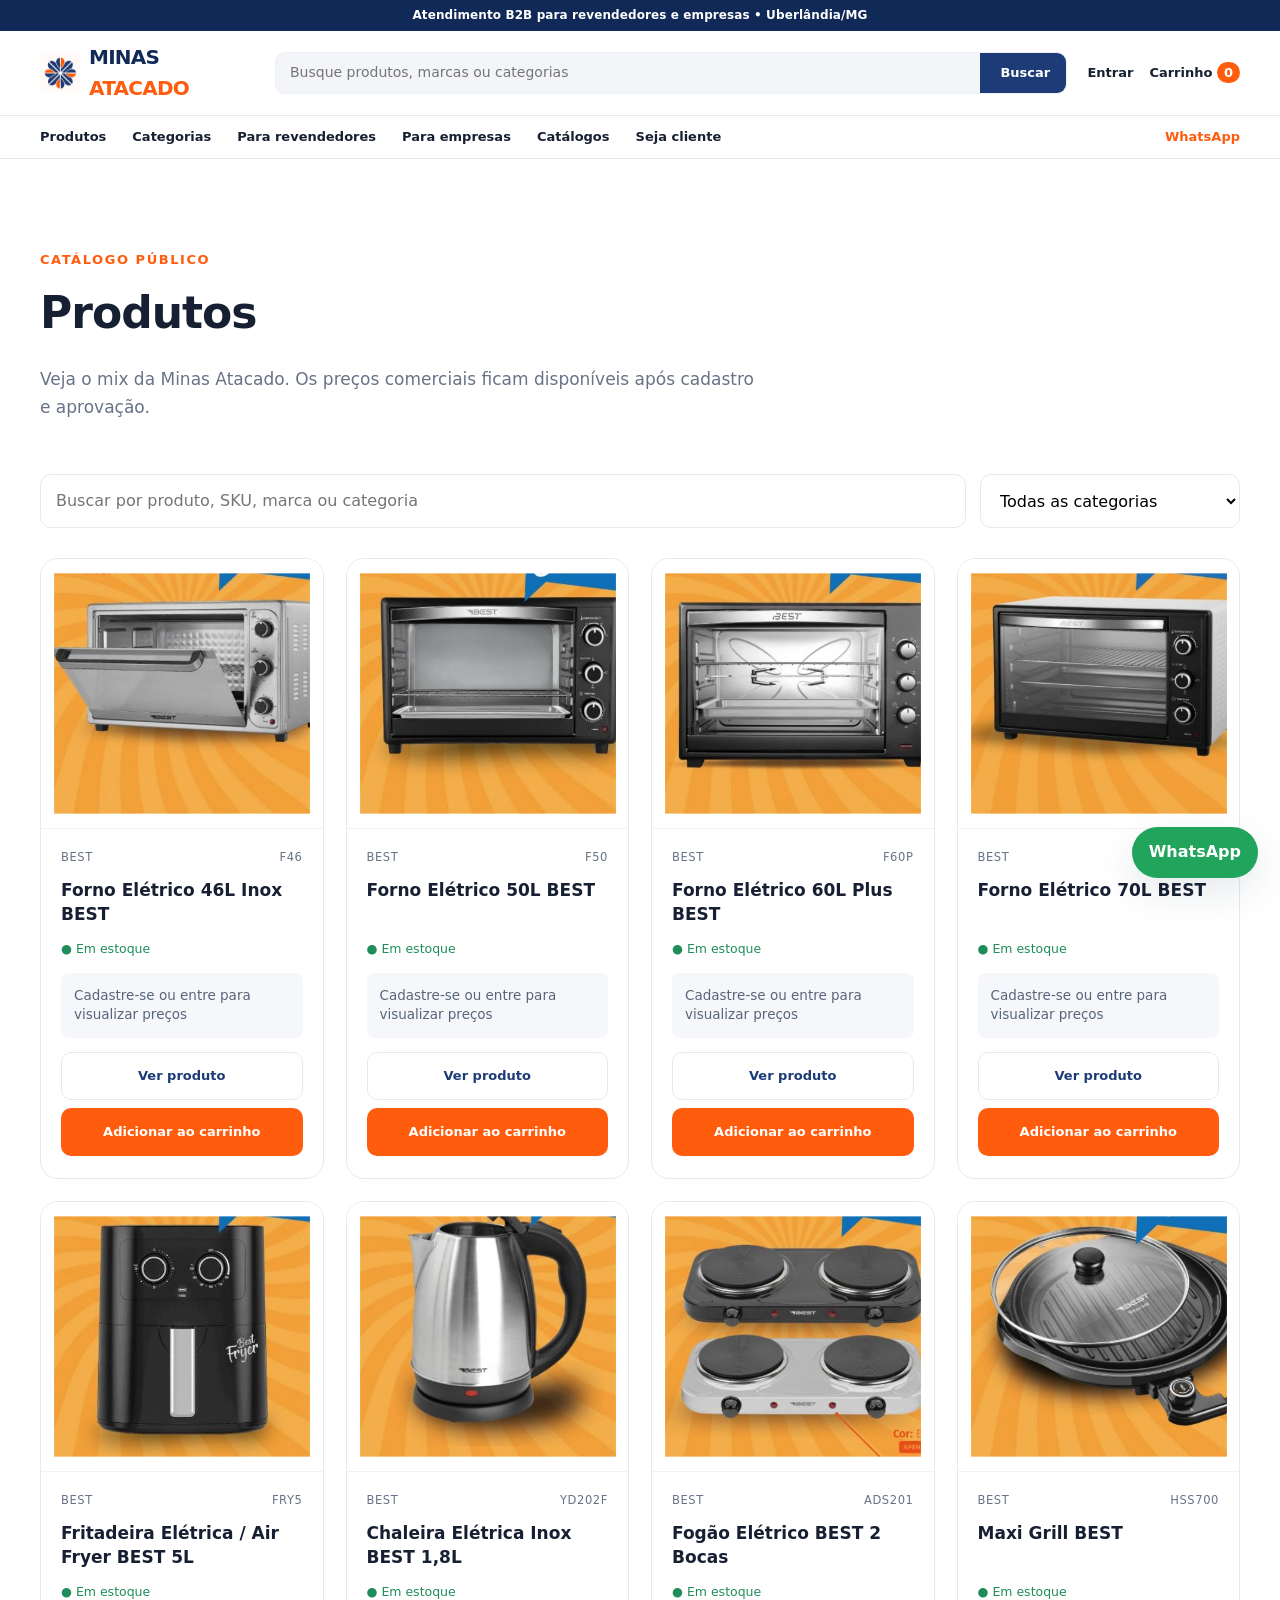
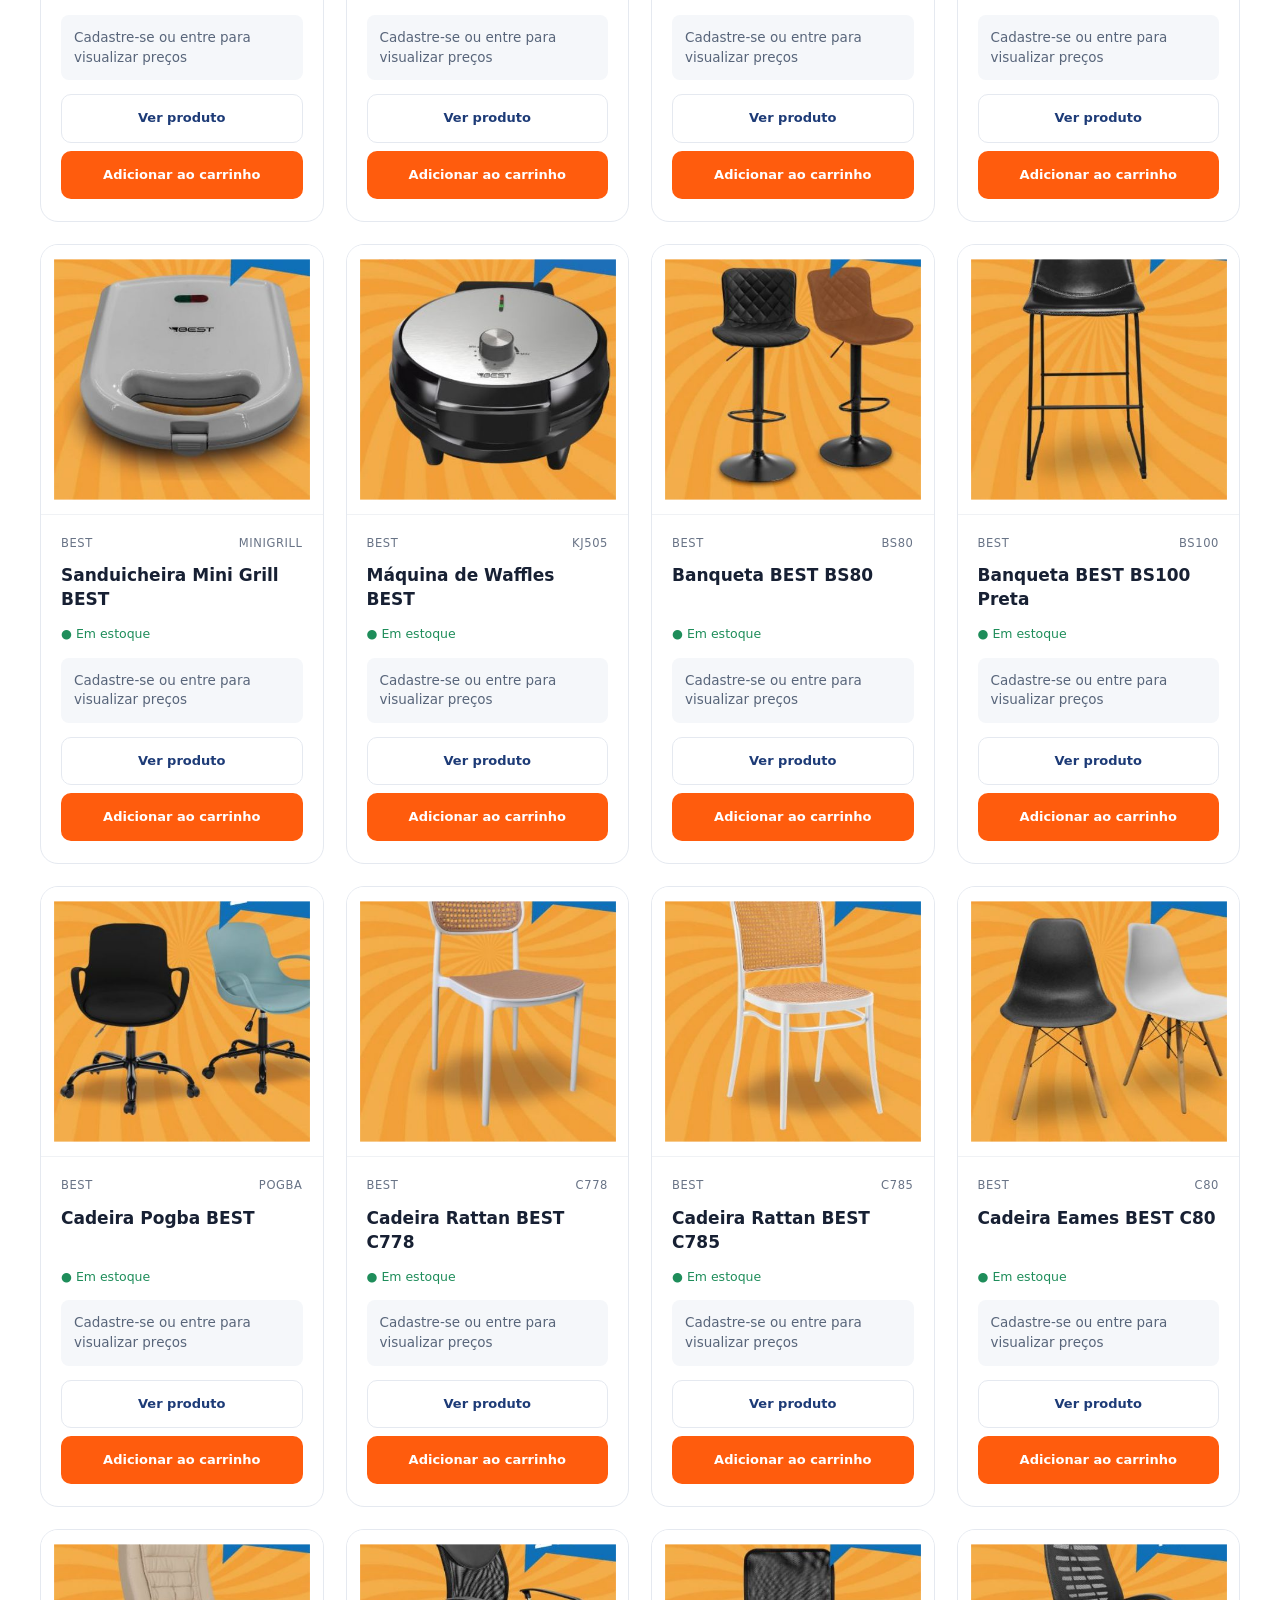
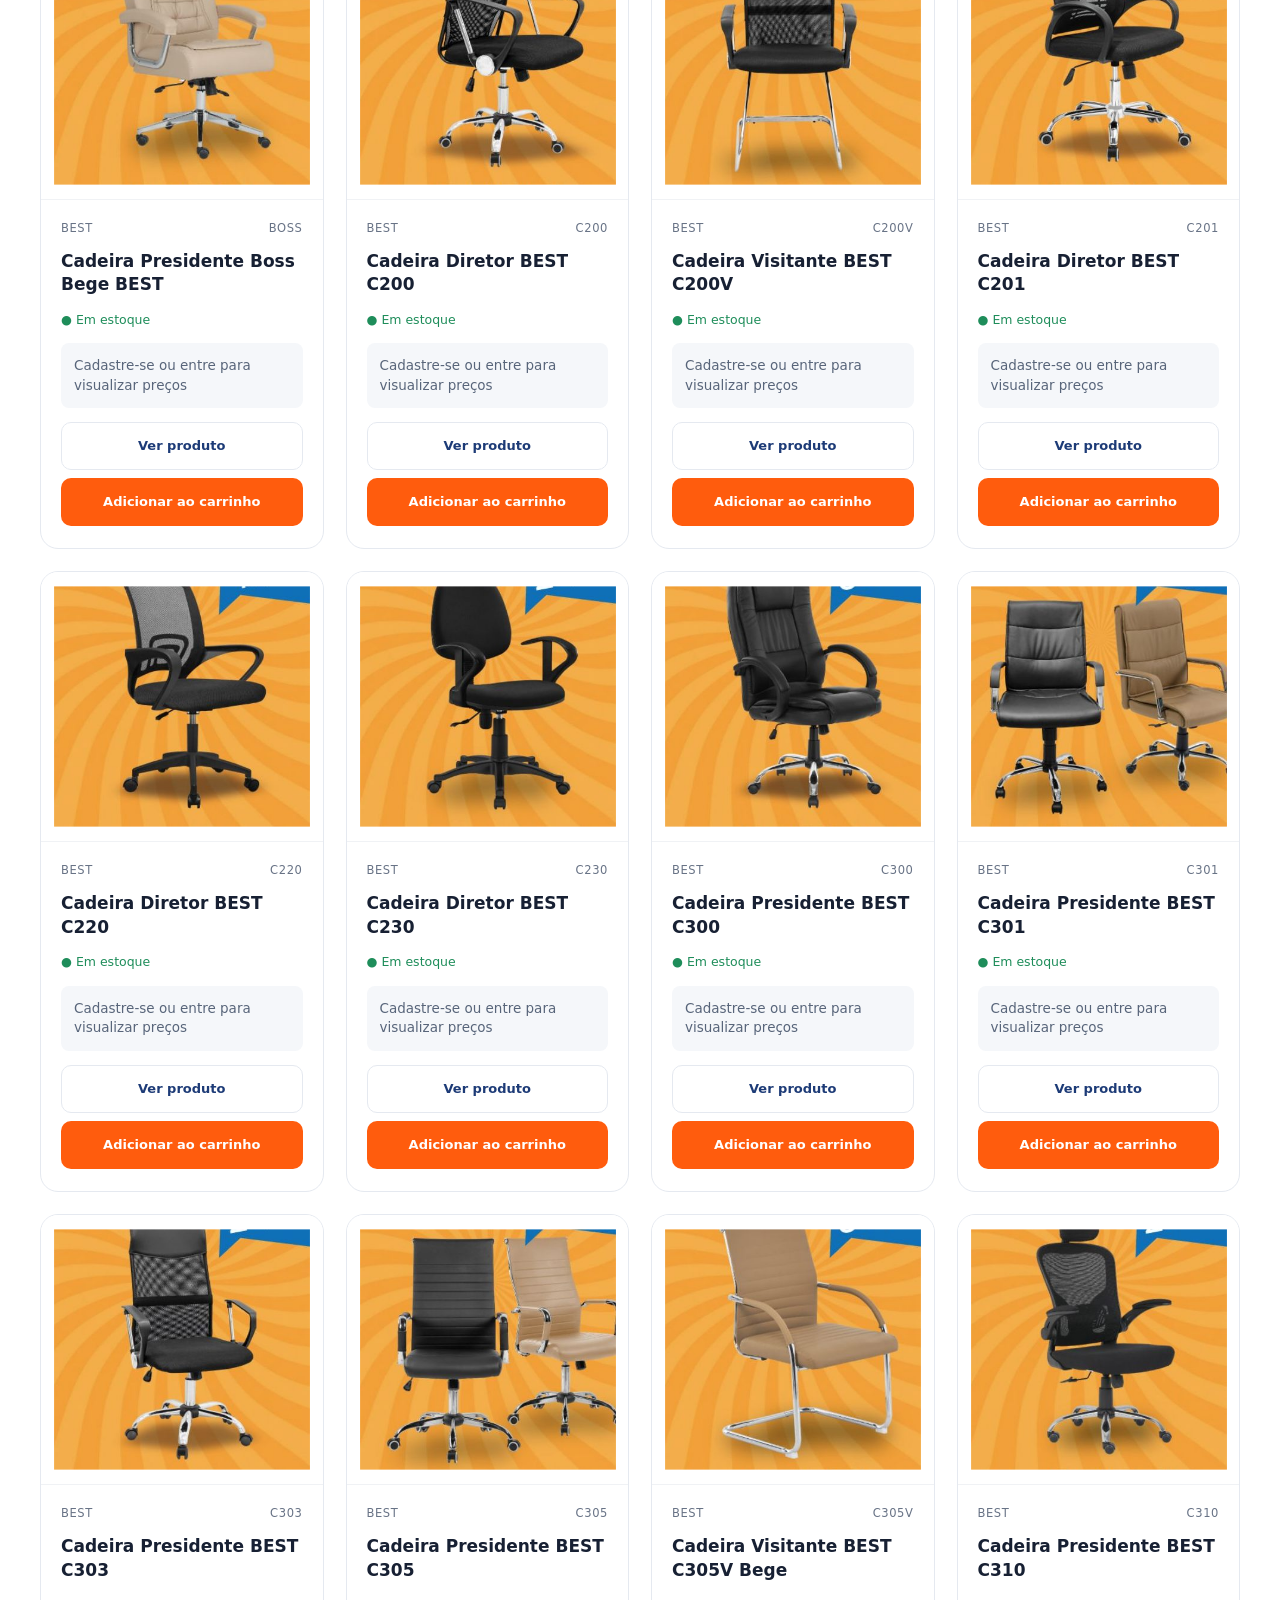
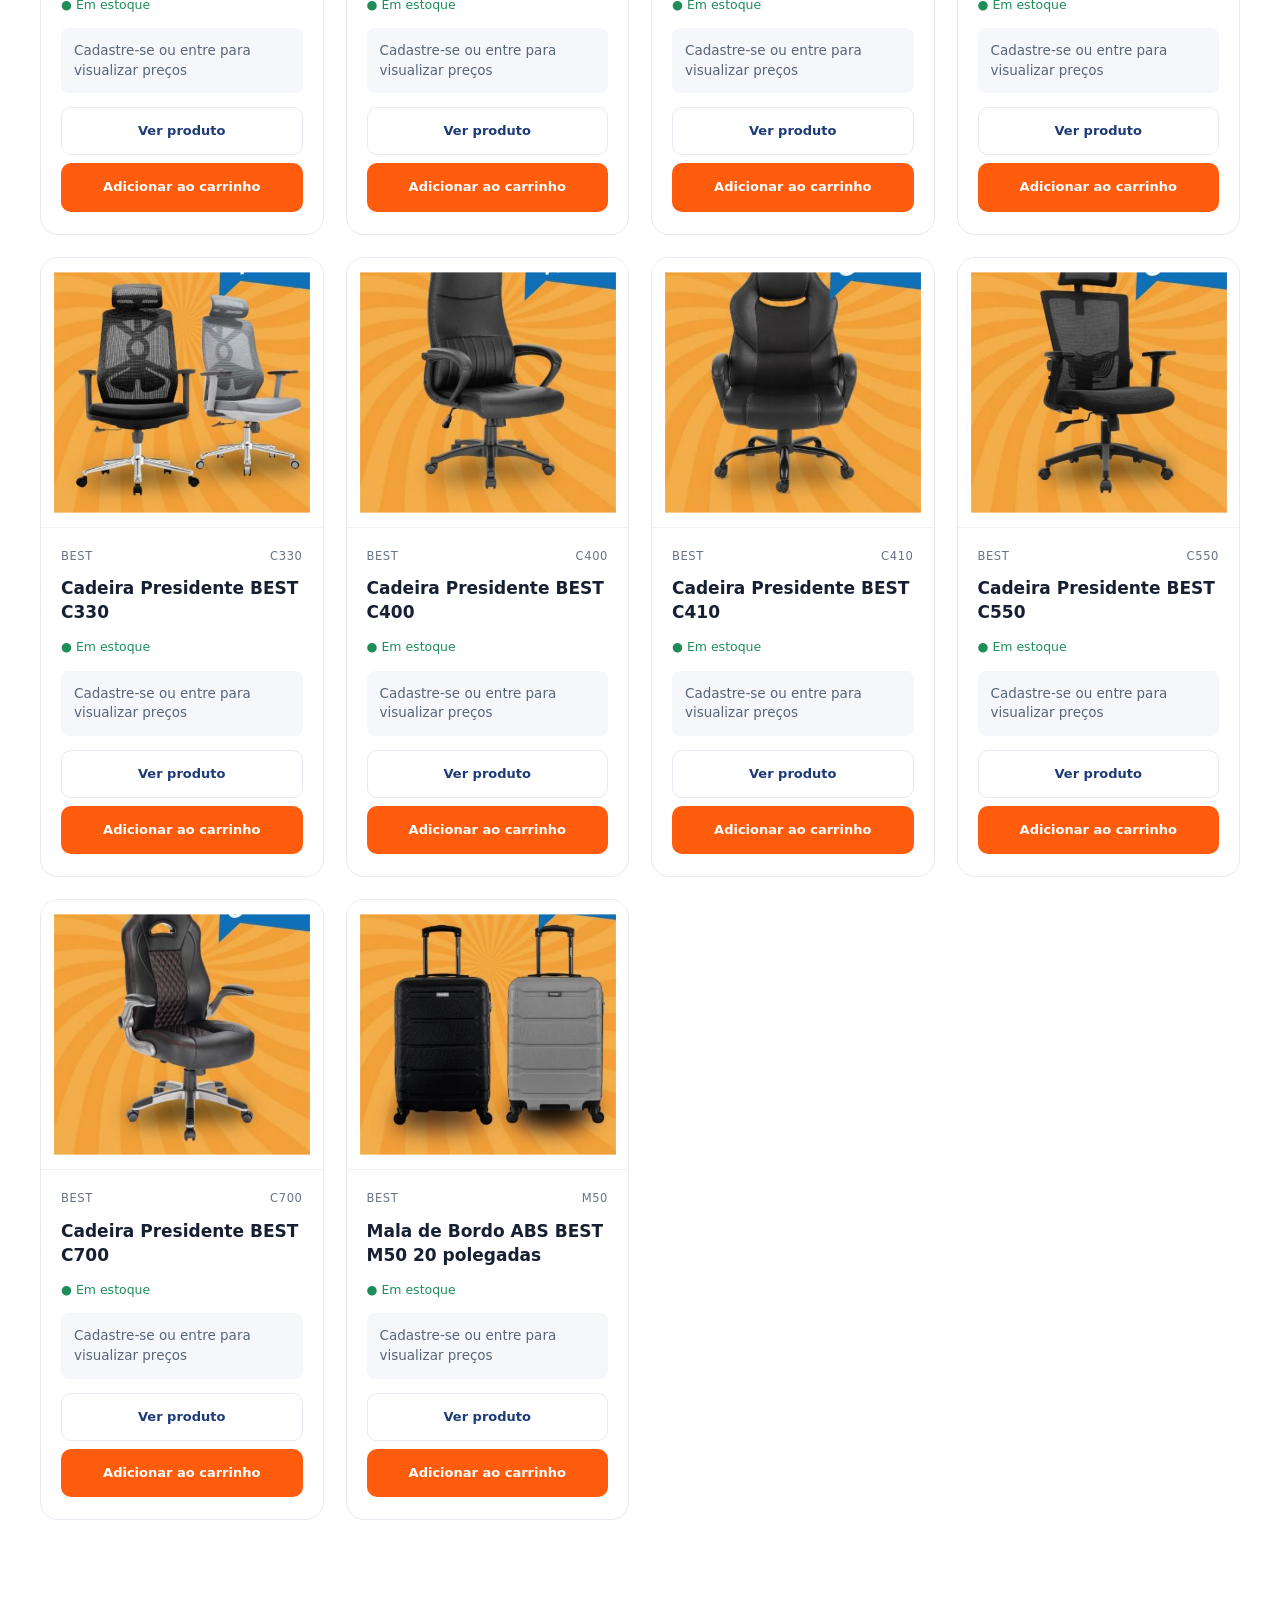
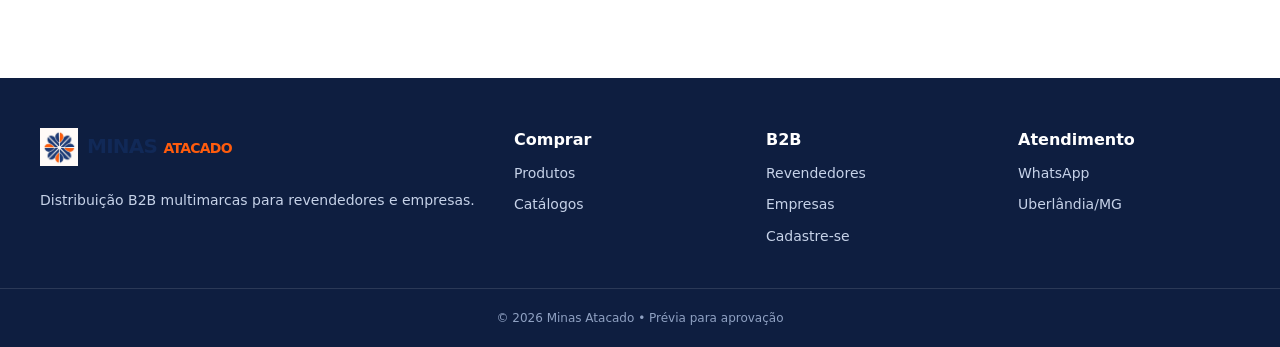
<file: produtos.html>
<!doctype html><html lang="pt-BR"><head><meta charset="utf-8"><meta name="viewport" content="width=device-width,initial-scale=1"><title>Produtos | Minas Atacado</title><meta name="description" content="Minas Atacado - distribuidora B2B multimarcas em Uberlândia/MG para revendedores e empresas."><link rel="stylesheet" href="style.css"><link rel="stylesheet" href="static.css"></head><body><div class="topbar">Atendimento B2B para revendedores e empresas • Uberlândia/MG</div><header><div class="header-main container"><a class="brand" href="index.html"><img src="logo.png" alt="Minas Atacado"><strong>MINAS <span>ATACADO</span></strong></a><form class="search" action="produtos.html"><input name="q" placeholder="Busque produtos, marcas ou categorias"><button>Buscar</button></form><div class="header-actions"><a href="login.html">Entrar</a><a class="cartlink" href="carrinho.html">Carrinho <b data-cart-count>0</b></a></div></div><nav><div class="container navlinks"><a href="produtos.html">Produtos</a><a href="index.html#categorias">Categorias</a><a href="revendedores.html">Para revendedores</a><a href="corporativo.html">Para empresas</a><a href="catalogos.html">Catálogos</a><a href="cadastro.html">Seja cliente</a><a class="wa" target="_blank" href="https://wa.me/5534998853020">WhatsApp</a></div></nav></header><main><section class="container section"><div class="section-head products-head"><div><span class="eyebrow">CATÁLOGO PÚBLICO</span><h1>Produtos</h1><p class="lead">Veja o mix da Minas Atacado. Os preços comerciais ficam disponíveis após cadastro e aprovação.</p></div></div><div class="catalog-tools"><input id="catalogSearch" placeholder="Buscar por produto, SKU, marca ou categoria"><select id="catalogCategory"><option value="">Todas as categorias</option></select></div><div class="product-grid" data-product-grid></div></section></main><footer><div class="container footergrid"><div><div class="brand foot"><img src="logo.png" alt=""><strong>MINAS <span>ATACADO</span></strong></div><p>Distribuição B2B multimarcas para revendedores e empresas.</p></div><div><b>Comprar</b><a href="produtos.html">Produtos</a><a href="catalogos.html">Catálogos</a></div><div><b>B2B</b><a href="revendedores.html">Revendedores</a><a href="corporativo.html">Empresas</a><a href="cadastro.html">Cadastre-se</a></div><div><b>Atendimento</b><a target="_blank" href="https://wa.me/5534998853020">WhatsApp</a><span>Uberlândia/MG</span></div></div><div class="copyright">© 2026 Minas Atacado • Prévia para aprovação</div></footer><a class="floating-wa" target="_blank" href="https://wa.me/5534998853020">WhatsApp</a><script src="products.js"></script><script src="static.js"></script></body></html>
</file>
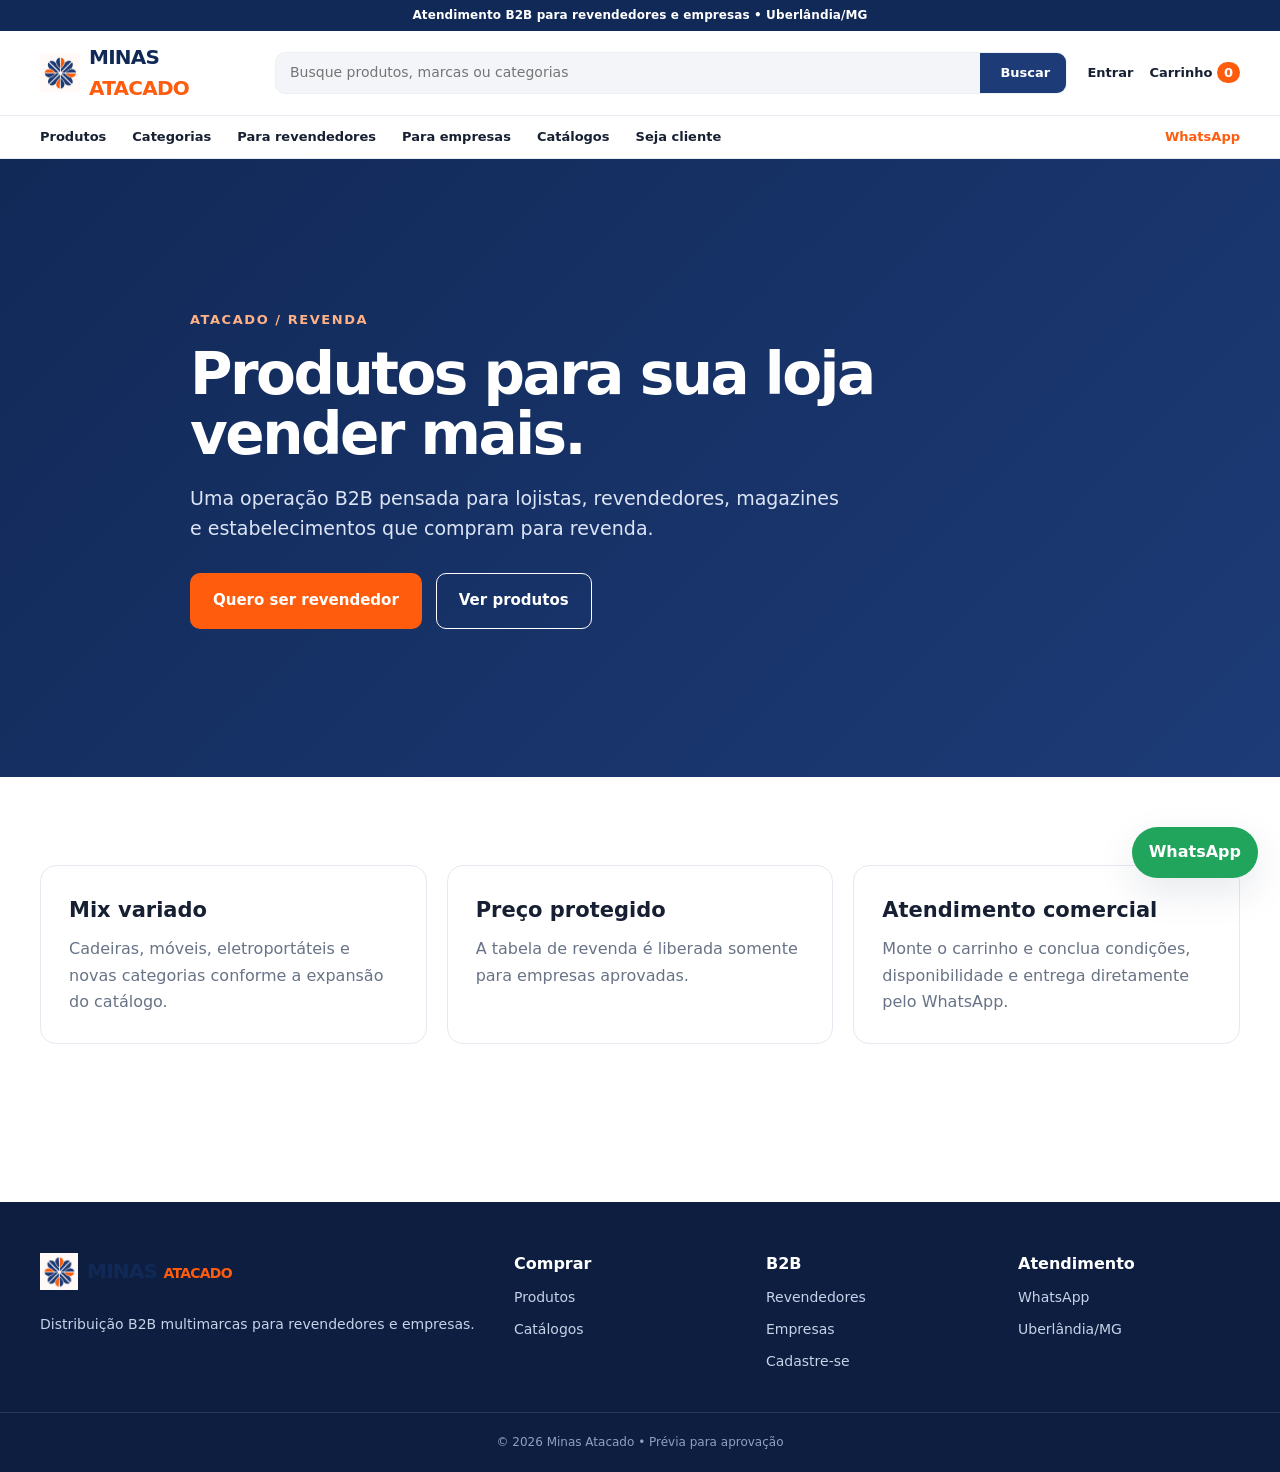
<file: revendedores.html>
<!doctype html><html lang="pt-BR"><head><meta charset="utf-8"><meta name="viewport" content="width=device-width,initial-scale=1"><title>Para Revendedores | Minas Atacado</title><meta name="description" content="Minas Atacado - distribuidora B2B multimarcas em Uberlândia/MG para revendedores e empresas."><link rel="stylesheet" href="style.css"><link rel="stylesheet" href="static.css"></head><body><div class="topbar">Atendimento B2B para revendedores e empresas • Uberlândia/MG</div><header><div class="header-main container"><a class="brand" href="index.html"><img src="logo.png" alt="Minas Atacado"><strong>MINAS <span>ATACADO</span></strong></a><form class="search" action="produtos.html"><input name="q" placeholder="Busque produtos, marcas ou categorias"><button>Buscar</button></form><div class="header-actions"><a href="login.html">Entrar</a><a class="cartlink" href="carrinho.html">Carrinho <b data-cart-count>0</b></a></div></div><nav><div class="container navlinks"><a href="produtos.html">Produtos</a><a href="index.html#categorias">Categorias</a><a href="revendedores.html">Para revendedores</a><a href="corporativo.html">Para empresas</a><a href="catalogos.html">Catálogos</a><a href="cadastro.html">Seja cliente</a><a class="wa" target="_blank" href="https://wa.me/5534998853020">WhatsApp</a></div></nav></header><main><section class="landing-blue"><div class="container narrow"><span class="eyebrow light">ATACADO / REVENDA</span><h1>Produtos para sua loja vender mais.</h1><p>Uma operação B2B pensada para lojistas, revendedores, magazines e estabelecimentos que compram para revenda.</p><div class="hero-actions"><a class="btn primary big" href="cadastro.html?tipo=revenda">Quero ser revendedor</a><a class="btn outline-white big" href="produtos.html">Ver produtos</a></div></div></section><section class="container section"><div class="feature-grid"><div class="feature-card"><h3>Mix variado</h3><p>Cadeiras, móveis, eletroportáteis e novas categorias conforme a expansão do catálogo.</p></div><div class="feature-card"><h3>Preço protegido</h3><p>A tabela de revenda é liberada somente para empresas aprovadas.</p></div><div class="feature-card"><h3>Atendimento comercial</h3><p>Monte o carrinho e conclua condições, disponibilidade e entrega diretamente pelo WhatsApp.</p></div></div></section></main><footer><div class="container footergrid"><div><div class="brand foot"><img src="logo.png" alt=""><strong>MINAS <span>ATACADO</span></strong></div><p>Distribuição B2B multimarcas para revendedores e empresas.</p></div><div><b>Comprar</b><a href="produtos.html">Produtos</a><a href="catalogos.html">Catálogos</a></div><div><b>B2B</b><a href="revendedores.html">Revendedores</a><a href="corporativo.html">Empresas</a><a href="cadastro.html">Cadastre-se</a></div><div><b>Atendimento</b><a target="_blank" href="https://wa.me/5534998853020">WhatsApp</a><span>Uberlândia/MG</span></div></div><div class="copyright">© 2026 Minas Atacado • Prévia para aprovação</div></footer><a class="floating-wa" target="_blank" href="https://wa.me/5534998853020">WhatsApp</a><script src="products.js"></script><script src="static.js"></script></body></html>
</file>
<file: style.css>
:root{--blue:#1d3b77;--blue2:#112957;--orange:#ff5c0d;--cream:#fffaf7;--ink:#172033;--muted:#687386;--line:#e5e9f0;--green:#1e8d5a;--shadow:0 14px 38px rgba(22,39,73,.10)}*{box-sizing:border-box}body{margin:0;font-family:Inter,ui-sans-serif,system-ui,-apple-system,Segoe UI,Arial,sans-serif;color:var(--ink);background:#fff}a{color:inherit;text-decoration:none}button,input,select,textarea{font:inherit}.container{width:min(1180px,calc(100% - 36px));margin:auto}.topbar{background:var(--blue2);color:#fff;text-align:center;font-size:13px;padding:9px}.header-main{display:grid;grid-template-columns:250px 1fr auto;gap:28px;align-items:center;padding:20px 0}.brand{display:flex;align-items:center;gap:10px;font-size:20px;letter-spacing:-.5px}.brand img{width:46px;height:46px;object-fit:contain}.brand span{color:var(--orange)}.search{display:flex;background:#f3f5f8;border-radius:12px;overflow:hidden;border:1px solid #edf0f4}.search input{border:0;background:transparent;padding:14px 16px;outline:0;flex:1}.search button{border:0;background:var(--blue);color:#fff;padding:0 20px}.header-actions{display:flex;gap:18px;align-items:center;font-size:14px}.cartlink b{background:var(--orange);color:#fff;border-radius:99px;padding:3px 7px}nav{border-top:1px solid var(--line);border-bottom:1px solid var(--line)}.navlinks{display:flex;gap:24px;align-items:center;min-height:48px;font-size:14px}.navlinks .wa{margin-left:auto;color:var(--orange);font-weight:700}.hero{background:linear-gradient(135deg,var(--cream),#f6f8fc);padding:68px 0}.hero-grid{display:grid;grid-template-columns:1.15fr .85fr;gap:60px;align-items:center}.eyebrow{font-size:12px;letter-spacing:1.7px;color:var(--orange);font-weight:800}.eyebrow.light{color:#ffb188}.hero h1,.landing-blue h1{font-size:58px;line-height:1.02;letter-spacing:-2.5px;margin:14px 0 18px;max-width:720px}.hero p,.landing-blue p{font-size:19px;line-height:1.6;color:var(--muted);max-width:650px}.hero-actions{display:flex;gap:12px;margin:28px 0}.btn{display:inline-flex;align-items:center;justify-content:center;border:1px solid transparent;border-radius:10px;padding:13px 18px;font-weight:750;cursor:pointer}.btn.primary{background:var(--orange);color:#fff}.btn.secondary{background:var(--blue);color:#fff}.btn.ghost{border-color:var(--line);background:#fff;color:var(--blue)}.btn.white{background:#fff;color:var(--blue)}.btn.outline-white{border-color:#fff;color:#fff}.btn.full{width:100%}.btn.big{padding:16px 22px}.trust{display:flex;gap:18px;flex-wrap:wrap;color:var(--blue);font-size:14px;font-weight:650}.hero-card{background:var(--blue);color:#fff;padding:42px;border-radius:26px;box-shadow:var(--shadow);position:relative;overflow:hidden}.hero-card:after{content:"";position:absolute;width:230px;height:230px;background:var(--orange);border-radius:50%;right:-100px;bottom:-130px;opacity:.95}.hero-card h2{font-size:38px;line-height:1.08;margin:28px 0 16px}.hero-card h2 span{color:#ff9b63}.hero-card p{color:#dbe5fa;font-size:16px}.hero-card a{font-weight:800;color:#fff}.orange-tag{display:inline-block;background:var(--orange);padding:8px 11px;border-radius:8px;font-size:12px;font-weight:800;letter-spacing:1px}.section{padding:70px 0}.section-head{display:flex;justify-content:space-between;align-items:end;margin-bottom:28px}.section h1,.section h2{letter-spacing:-1px}.section-head h2{font-size:36px;margin:7px 0 0}.category-grid{display:grid;grid-template-columns:repeat(4,1fr);gap:14px}.category{border:1px solid var(--line);padding:26px;border-radius:16px;display:flex;flex-direction:column;gap:10px;transition:.2s}.category:hover{border-color:#bdc9df;transform:translateY(-2px);box-shadow:var(--shadow)}.category b{font-size:20px}.category span{font-size:13px;color:var(--muted)}.b2b-band{background:var(--blue);color:#fff}.split{display:grid;grid-template-columns:1fr 1fr}.split>div{padding:58px 60px}.split>div+div{border-left:1px solid rgba(255,255,255,.18)}.split h2{font-size:36px;margin:10px 0}.split p{color:#d8e2f7;line-height:1.6}.product-grid{display:grid;grid-template-columns:repeat(4,1fr);gap:18px}.product-card{border:1px solid var(--line);border-radius:16px;overflow:hidden;background:#fff;transition:.2s}.product-card:hover{box-shadow:var(--shadow);transform:translateY(-3px)}.product-image{display:block;height:235px;background:#fff8f1;overflow:hidden}.product-image img{width:100%;height:100%;object-fit:cover}.product-body{padding:17px}.product-meta{display:flex;justify-content:space-between;gap:10px;color:var(--muted);font-size:11px;text-transform:uppercase;letter-spacing:.6px}.product-card h3{font-size:16px;line-height:1.35;min-height:44px;margin:10px 0}.availability{font-size:12px;color:var(--green);margin:10px 0}.price{font-size:25px;font-weight:850;margin:12px 0}.locked{font-size:13px;background:#f5f7fa;padding:12px;border-radius:8px;color:#58657a;margin:12px 0}.catalog-banner{display:flex;align-items:center;justify-content:space-between;background:var(--cream);border:1px solid #f0e8e2;padding:35px;border-radius:18px}.catalog-banner h2{margin:8px 0}.breadcrumbs{font-size:13px;color:var(--muted);margin-bottom:28px}.product-detail{display:grid;grid-template-columns:1fr 1fr;gap:60px;align-items:start}.detail-image{background:#fff8f1;border-radius:20px;overflow:hidden;min-height:480px}.detail-image img{width:100%;height:100%;max-height:560px;object-fit:cover}.product-detail h1{font-size:42px;line-height:1.08;margin:14px 0}.lead{font-size:17px;color:var(--muted);line-height:1.65}.detail-price{font-size:38px;font-weight:850;margin:20px 0}.qtyform{display:flex;gap:12px;align-items:end}.qtyform label{font-size:12px}.qtyform input{display:block;width:100px;padding:12px;border:1px solid var(--line);border-radius:8px;margin-top:5px}.price-lock{background:#f5f7fb;padding:22px;border-radius:14px;margin:22px 0}.price-lock p{color:var(--muted)}.text-wa{display:block;margin-top:18px;color:var(--blue);font-weight:750}.spec-panel{margin-top:50px;border-top:1px solid var(--line);padding-top:30px}.narrow{width:min(760px,calc(100% - 36px));margin:60px auto}.narrow.small{width:min(480px,calc(100% - 36px))}.panel{border:1px solid var(--line);border-radius:18px;padding:30px;background:#fff;box-shadow:0 8px 24px rgba(20,35,70,.05);margin-bottom:24px}.panel.compact{padding:22px}.form{display:grid;gap:16px;margin-top:22px}.form.two{grid-template-columns:1fr 1fr}.form .wide{grid-column:1/-1}.form label{font-size:13px;font-weight:700;color:#44506a}.form input,.form select,.form textarea{display:block;width:100%;border:1px solid #dce2eb;border-radius:9px;padding:12px;margin-top:6px;background:#fff}.form textarea{min-height:110px}.check{display:flex!important;align-items:center;gap:8px}.check input{width:auto!important;margin:0!important}.error,.flash.error{background:#fff0ef;color:#9e2b22;padding:13px;border-radius:9px}.notice,.flash.ok{background:#edf8f2;color:#17623e;padding:13px;border-radius:9px}.flash{width:min(900px,calc(100% - 36px));margin:14px auto}.cart-list{border-top:1px solid var(--line)}.cart-row{display:flex;gap:18px;align-items:center;padding:18px 0;border-bottom:1px solid var(--line)}.cart-row img{width:80px;height:80px;object-fit:cover;border-radius:10px;background:#fff8f1}.grow{flex:1;display:flex;flex-direction:column;gap:5px}.grow small,.cart-price small{color:var(--muted)}.qty{width:75px;padding:10px;border:1px solid var(--line);border-radius:8px}.cart-price{text-align:right;min-width:140px;display:flex;flex-direction:column}.cart-summary{margin-top:28px;background:var(--blue);color:#fff;padding:28px;border-radius:18px;display:flex;justify-content:space-between;gap:30px;align-items:center}.cart-summary>div{display:flex;flex-direction:column}.cart-summary strong{font-size:32px}.cart-summary small{color:#cfdaf0;max-width:560px}.empty{padding:50px;text-align:center;background:#f7f8fa;border-radius:16px}.checkout-grid{display:grid;grid-template-columns:1fr 360px;gap:32px}.review-row{display:flex;justify-content:space-between;padding:12px 0;border-bottom:1px solid var(--line)}.order-box{background:var(--blue);color:#fff;padding:28px;border-radius:18px;height:max-content;position:sticky;top:20px}.order-box span{display:block;color:#cfdaf0}.order-box strong{display:block;font-size:36px;margin:8px 0 16px}.order-box p{color:#d8e2f7;line-height:1.55;font-size:13px}.account-head{display:flex;justify-content:space-between;align-items:start;margin-bottom:28px}.status-card{border:1px solid var(--line);padding:22px;border-radius:14px;margin-bottom:34px}.status{margin-left:12px;border-radius:99px;padding:5px 9px;background:#f0f2f5}.status.approved{background:#e8f7ef;color:#17623e}.orders>div{display:grid;grid-template-columns:1fr 1fr 1fr 1fr;padding:14px;border-bottom:1px solid var(--line)}.stats{display:grid;grid-template-columns:repeat(4,1fr);gap:14px;margin-bottom:24px}.stats>div{border:1px solid var(--line);padding:20px;border-radius:14px}.stats span{display:block;color:var(--muted);font-size:13px}.stats strong{font-size:30px}.admin-grid{display:grid;grid-template-columns:1fr 1fr;gap:20px}.admin-list>div{display:flex;justify-content:space-between;align-items:center;padding:12px 0;border-bottom:1px solid var(--line)}.admin-list small{display:block;color:var(--muted);margin-top:4px}.admin-list button{border:0;background:#eef2f8;color:var(--blue);padding:7px;border-radius:6px;margin-left:5px}.table-wrap{overflow:auto}table{width:100%;border-collapse:collapse;font-size:13px}th,td{text-align:left;padding:11px;border-bottom:1px solid var(--line)}th{color:var(--muted)}.landing-blue{background:var(--blue);color:#fff;padding:90px 0}.landing-blue p{color:#dce5f7}.feature-grid{display:grid;grid-template-columns:repeat(3,1fr);gap:18px}.feature-grid>div{border:1px solid var(--line);border-radius:16px;padding:28px}.feature-grid b{font-size:20px}.feature-grid p{color:var(--muted);line-height:1.6}.catalog-card{display:flex;justify-content:space-between;align-items:center;border:1px solid var(--line);border-radius:16px;padding:28px;margin-top:28px}.catalog-card p{color:var(--muted)}footer{background:#0e1e40;color:#fff;margin-top:70px;padding-top:50px}.footergrid{display:grid;grid-template-columns:2fr 1fr 1fr 1fr;gap:30px}.footergrid>div{display:flex;flex-direction:column;gap:10px}.footergrid a,.footergrid span,.footergrid p{color:#c6d2e8;font-size:14px}.brand.foot img{width:38px;height:38px}.copyright{text-align:center;border-top:1px solid rgba(255,255,255,.12);padding:20px;margin-top:40px;color:#8fa1c2;font-size:12px}.floating-wa{position:fixed;right:22px;bottom:22px;background:#21a45b;color:#fff;padding:13px 17px;border-radius:99px;font-weight:800;box-shadow:var(--shadow);z-index:10}@media(max-width:900px){.header-main{grid-template-columns:1fr auto}.search{grid-column:1/-1;grid-row:2}.navlinks{overflow:auto;white-space:nowrap}.hero-grid,.product-detail,.checkout-grid,.admin-grid{grid-template-columns:1fr}.hero h1,.landing-blue h1{font-size:43px}.product-grid{grid-template-columns:repeat(2,1fr)}.category-grid{grid-template-columns:repeat(2,1fr)}.split{grid-template-columns:1fr}.split>div+div{border-left:0;border-top:1px solid rgba(255,255,255,.18)}.footergrid{grid-template-columns:1fr 1fr}.order-box{position:static}}@media(max-width:600px){.container{width:min(100% - 24px,1180px)}.topbar{font-size:11px}.brand strong{font-size:16px}.brand img{width:38px;height:38px}.header-actions>a:first-child{display:none}.hero{padding:42px 0}.hero h1,.landing-blue h1{font-size:38px}.hero-card{padding:28px}.hero-card h2{font-size:30px}.product-grid{grid-template-columns:1fr 1fr;gap:10px}.product-image{height:180px}.product-body{padding:12px}.product-card h3{font-size:14px}.category-grid,.feature-grid,.stats{grid-template-columns:1fr 1fr}.section{padding:48px 0}.section-head h2{font-size:30px}.split>div{padding:40px 24px}.form.two{grid-template-columns:1fr}.form .wide{grid-column:auto}.cart-row{display:grid;grid-template-columns:65px 1fr 70px}.cart-row img{width:65px;height:65px}.cart-price{grid-column:2/-1;text-align:left}.cart-summary{flex-direction:column;align-items:stretch}.footergrid{grid-template-columns:1fr}.catalog-banner,.catalog-card{align-items:flex-start;flex-direction:column;gap:18px}.orders>div{grid-template-columns:1fr 1fr}.product-detail h1{font-size:34px}.detail-image{min-height:320px}}

/* Home refinement v2 */
header{background:#fff;position:relative;z-index:20}.topbar{padding:8px 12px;font-weight:600;letter-spacing:.1px}.header-main{grid-template-columns:230px minmax(280px,1fr) auto;padding:16px 0;gap:22px}.brand{font-size:19px}.brand img{width:44px;height:44px}.search{height:46px;border-radius:10px}.search button{min-width:92px;font-weight:750}.header-actions{gap:14px}.header-actions a{font-weight:700}.navlinks{gap:28px;min-height:46px}.navlinks a{font-weight:600}.navlinks a:hover{color:var(--orange)}
.hero{padding:64px 0 72px;background:radial-gradient(circle at 85% 10%,rgba(255,92,13,.08),transparent 25%),linear-gradient(135deg,#fffaf7 0%,#f7f9fd 100%);border-bottom:1px solid #eef1f5}.hero-grid{grid-template-columns:1.02fr .98fr;gap:52px}.hero-copy h1{font-size:56px;line-height:1.02;letter-spacing:-2.7px;margin:16px 0 20px;max-width:650px}.hero-copy>p{font-size:18px;line-height:1.65;max-width:620px}.hero-actions{margin:28px 0 24px}.trust{gap:10px}.trust span{background:#fff;border:1px solid var(--line);border-radius:999px;padding:8px 11px;color:#40506b;font-size:12px;box-shadow:0 3px 12px rgba(22,39,73,.04)}
.hero-showcase{min-height:470px;background:linear-gradient(150deg,#17366f 0%,#24498e 100%);color:#fff;padding:30px;border-radius:24px;box-shadow:0 24px 60px rgba(17,41,87,.18);position:relative;overflow:hidden}.hero-showcase:before{content:"";position:absolute;width:240px;height:240px;border-radius:50%;background:var(--orange);right:-125px;top:-125px;opacity:.96}.hero-showcase:after{content:"";position:absolute;width:170px;height:170px;border:30px solid rgba(255,255,255,.07);border-radius:50%;left:-90px;bottom:-90px}.showcase-head{display:flex;align-items:center;justify-content:space-between;gap:14px;position:relative;z-index:2}.showcase-note{font-size:12px;color:#d8e3f7;font-weight:700}.showcase-copy{position:relative;z-index:2;margin-top:24px}.showcase-copy h2{font-size:42px;line-height:1.02;letter-spacing:-1.5px;margin:0 0 10px}.showcase-copy h2 span{color:#ff9a63}.showcase-copy p{font-size:14px;line-height:1.5;color:#d9e4f7;max-width:410px;margin:0}.hero-products{display:grid;grid-template-columns:1.15fr .9fr .9fr;gap:10px;margin:24px 0 20px;position:relative;z-index:2}.hero-product{height:150px;background:#fff;border-radius:14px;overflow:hidden;box-shadow:0 12px 24px rgba(0,0,0,.12)}.hero-product img{width:100%;height:100%;object-fit:cover}.showcase-link{position:relative;z-index:2;display:flex;justify-content:space-between;align-items:center;border-top:1px solid rgba(255,255,255,.18);padding-top:16px;font-size:14px;font-weight:800}.showcase-link b{font-size:20px}
@media(max-width:900px){.hero-grid{gap:28px}.hero-copy h1{font-size:45px}.hero-showcase{min-height:auto}.header-main{grid-template-columns:1fr auto}.navlinks{gap:22px}}
@media(max-width:600px){.hero{padding:36px 0 44px}.hero-copy h1{font-size:40px;letter-spacing:-1.8px}.hero-copy>p{font-size:16px}.hero-actions{display:grid;grid-template-columns:1fr}.hero-actions .btn{width:100%}.trust{display:grid;grid-template-columns:1fr}.hero-showcase{padding:24px;border-radius:18px}.showcase-copy h2{font-size:35px}.hero-products{grid-template-columns:1.15fr .85fr}.hero-product{height:125px}.hero-product:nth-child(3){display:none}}
.search input{width:0;min-width:0;flex:1 1 auto}.search button{flex:0 0 96px;width:96px;min-width:96px}

/* Home refinement v3 — hierarchy, rhythm and product visibility */
body{font-size:16px;line-height:1.55}
.container{width:min(1200px,calc(100% - 48px))}
.topbar{padding:6px 12px;font-size:12px}
.header-main{grid-template-columns:215px minmax(300px,1fr) auto;padding:11px 0;gap:20px}
.brand{gap:9px;letter-spacing:-.45px}
.brand img{width:40px;height:40px}
.brand strong{font-size:20px;font-weight:900;letter-spacing:-.75px;color:var(--blue2)}
.brand strong span{font-weight:900;color:var(--orange)}
.search{height:42px}
.search input{padding:11px 14px;font-size:14px}
.search button{font-size:13px;min-width:86px;width:86px;flex-basis:86px}
.header-actions{gap:16px;font-size:13px}
nav .navlinks{min-height:42px;gap:26px;font-size:13px}

.hero{padding:72px 0 80px}
.hero-grid{gap:64px}
.hero-copy h1{font-size:58px;line-height:1.04;letter-spacing:-2.8px;margin:18px 0 22px}
.hero-copy>p{font-size:19px;line-height:1.68;max-width:640px}
.eyebrow{font-size:13px;letter-spacing:1.55px}
.hero-actions{margin:30px 0 26px;gap:14px}
.btn.big{padding:15px 22px;font-size:15px}
.trust{gap:9px}
.trust span{font-size:12.5px;padding:8px 12px}
.hero-showcase{min-height:485px;padding:34px}
.showcase-copy{margin-top:27px}
.showcase-copy h2{font-size:44px;margin-bottom:12px}
.showcase-copy p{font-size:15px}
.hero-products{gap:12px;margin:28px 0 22px}
.hero-product{height:158px;background:#fff;padding:8px}
.hero-product img{object-fit:contain;background:#fff}

.section{padding:88px 0}
.section-head{margin-bottom:36px;align-items:end}
.section-head h2{font-size:40px;line-height:1.1;margin-top:9px}
.section-head>span{font-size:14px;color:var(--muted)}
.category-grid{gap:18px}
.category{padding:30px 28px;border-radius:18px;gap:12px;min-height:116px;justify-content:center}
.category b{font-size:21px}
.category span{font-size:14px}

.b2b-band{margin:4px 0}
.split>div{padding:72px 68px}
.split h2{font-size:39px;line-height:1.12;margin:12px 0 15px}
.split p{font-size:16px;line-height:1.7;max-width:500px;margin-bottom:24px}

.product-grid{gap:22px}
.product-card{border-radius:18px}
.product-image{height:270px;background:#fff;padding:18px;border-bottom:1px solid #f0f2f5}
.product-image img{object-fit:contain;background:#fff;transform:scale(1.04)}
.product-body{padding:20px 20px 22px}
.product-meta{font-size:11.5px}
.product-card h3{font-size:17px;line-height:1.4;min-height:48px;margin:12px 0}
.availability{font-size:12.5px;margin:12px 0}
.locked{font-size:13.5px;line-height:1.45;padding:13px;margin:14px 0}
.catalog-banner{padding:42px 44px;border-radius:20px}
.catalog-banner h2{font-size:34px;margin:9px 0 8px}
.catalog-banner p{font-size:16px;color:var(--muted);margin:0}

.detail-image{background:#fff;border:1px solid var(--line);padding:24px}
.detail-image img{object-fit:contain;background:#fff}
.cart-row img{object-fit:contain;background:#fff;padding:5px}

@media(max-width:900px){
  .container{width:min(100% - 32px,1200px)}
  .header-main{padding:10px 0}
  .hero{padding:56px 0 64px}
  .hero-grid{gap:36px}
  .hero-copy h1{font-size:48px}
  .section{padding:68px 0}
  .split>div{padding:54px 40px}
  .product-image{height:245px}
}
@media(max-width:600px){
  .container{width:min(100% - 24px,1200px)}
  .brand strong{font-size:18px}
  .brand img{width:36px;height:36px}
  .hero{padding:42px 0 50px}
  .hero-copy h1{font-size:41px;line-height:1.06}
  .hero-copy>p{font-size:17px}
  .hero-showcase{padding:25px}
  .showcase-copy h2{font-size:36px}
  .hero-product{height:135px;padding:6px}
  .section{padding:58px 0}
  .section-head{margin-bottom:26px}
  .section-head h2{font-size:32px}
  .category{padding:22px 18px;min-height:100px}
  .category b{font-size:18px}
  .split>div{padding:46px 24px}
  .split h2{font-size:32px}
  .product-grid{gap:12px}
  .product-image{height:205px;padding:12px}
  .product-body{padding:14px}
  .product-card h3{font-size:15px;min-height:44px}
  .catalog-banner{padding:28px 24px}
}
</file>
<file: static.css>
.text-link{font-weight:800;color:var(--blue)}
.lead{font-size:17px;line-height:1.65;color:var(--muted);max-width:720px}.products-head h1,.section h1{font-size:44px;margin:8px 0 12px}.catalog-tools{display:grid;grid-template-columns:1fr 260px;gap:14px;margin:0 0 30px}.catalog-tools input,.catalog-tools select{border:1px solid var(--line);border-radius:11px;padding:14px 15px;background:#fff;outline:0}.catalog-tools input:focus,.catalog-tools select:focus{border-color:#aab9d3;box-shadow:0 0 0 3px rgba(29,59,119,.08)}
.product-card .card-actions{display:grid;gap:8px}.product-card .btn{font-size:13px}.product-detail{display:grid;grid-template-columns:1fr 1fr;gap:58px;align-items:start}.detail-image{border-radius:20px;min-height:520px;display:flex;align-items:center;justify-content:center}.detail-image img{width:100%;height:470px}.detail-copy h1{font-size:42px;line-height:1.08;letter-spacing:-1.4px;margin:10px 0 14px}.detail-copy .sku{font-size:12px;color:var(--muted);text-transform:uppercase;letter-spacing:.7px}.detail-copy .desc{font-size:17px;line-height:1.7;color:var(--muted)}.detail-spec{background:#f7f9fc;border:1px solid var(--line);padding:18px;border-radius:12px;margin:20px 0}.detail-lock{background:#fff7f1;border:1px solid #ffe0ce;padding:18px;border-radius:12px;margin:22px 0}.qty-line{display:flex;gap:10px;align-items:center}.qty-line input{width:80px;padding:12px;border:1px solid var(--line);border-radius:9px}.related{padding-top:20px}
.feature-grid{display:grid;grid-template-columns:repeat(3,1fr);gap:20px}.feature-card{border:1px solid var(--line);border-radius:18px;padding:30px;background:#fff}.feature-card h3{font-size:21px;margin:0 0 10px}.feature-card p{color:var(--muted);line-height:1.65;margin:0}.landing-blue{background:linear-gradient(135deg,var(--blue2),var(--blue));color:#fff;padding:88px 0}.landing-blue .narrow{max-width:900px}.landing-blue p{color:#dce5f5}.landing-blue .hero-actions{margin-bottom:0}
.form-card,.auth-card{max-width:780px;margin:auto;border:1px solid var(--line);border-radius:20px;padding:38px;background:#fff;box-shadow:0 12px 35px rgba(22,39,73,.06)}.auth-card{max-width:520px}.wide-auth{max-width:820px}.auth-card h1,.form-card h2{font-size:36px;margin:8px 0 10px}.auth-card>p,.form-card>p{color:var(--muted)}.form{display:grid;gap:16px;margin-top:26px}.form.two{grid-template-columns:1fr 1fr}.form label{display:grid;gap:7px;font-size:13px;font-weight:750;color:#41506a}.form input,.form select,.form textarea{width:100%;padding:13px 14px;border:1px solid var(--line);border-radius:10px;background:#fff;outline:0}.form .wide{grid-column:1/-1}.demo-success{margin-top:18px;background:#eef8f3;color:#176d48;border:1px solid #ccebdc;border-radius:10px;padding:16px}.preview-note a{color:var(--blue)}
.catalog-card{display:flex;justify-content:space-between;align-items:center;gap:24px;border:1px solid var(--line);border-radius:18px;padding:34px;background:#fff}.catalog-card h2{margin:14px 0 8px}.catalog-card p{color:var(--muted)}
.cart-list{display:grid;gap:14px}.cart-item{display:grid;grid-template-columns:100px 1fr 110px auto;gap:18px;align-items:center;border:1px solid var(--line);border-radius:15px;padding:15px}.cart-item img{width:100px;height:90px;object-fit:contain;background:#fff}.cart-item h3{margin:0 0 5px;font-size:17px}.cart-item p{margin:0;color:var(--muted);font-size:13px}.cart-item input{width:78px;padding:10px;border:1px solid var(--line);border-radius:9px}.remove-btn{border:0;background:#f7f8fa;color:#6c7687;border-radius:8px;padding:9px 11px;cursor:pointer}.cart-empty{border:1px dashed #cfd6e1;border-radius:16px;padding:50px;text-align:center}.cart-summary-static{margin-top:24px;background:#f7f9fc;border-radius:16px;padding:24px;display:flex;justify-content:space-between;gap:20px;align-items:center}.cart-summary-static p{margin:0;color:var(--muted)}
@media(max-width:900px){.product-detail{grid-template-columns:1fr;gap:30px}.feature-grid{grid-template-columns:1fr}.catalog-tools{grid-template-columns:1fr}.cart-item{grid-template-columns:80px 1fr 90px}.cart-item img{width:80px;height:75px}.remove-btn{grid-column:2/-1;justify-self:start}.detail-image{min-height:400px}.detail-image img{height:360px}}
@media(max-width:600px){.products-head h1,.section h1{font-size:35px}.form.two{grid-template-columns:1fr}.form .wide{grid-column:auto}.form-card,.auth-card{padding:26px 20px}.catalog-card{flex-direction:column;align-items:flex-start}.cart-item{grid-template-columns:70px 1fr}.cart-item img{width:70px;height:70px}.cart-item input,.remove-btn{grid-column:2}.cart-summary-static{flex-direction:column;align-items:stretch}.detail-copy h1{font-size:34px}.detail-image{min-height:320px}.detail-image img{height:290px}}
</file>
